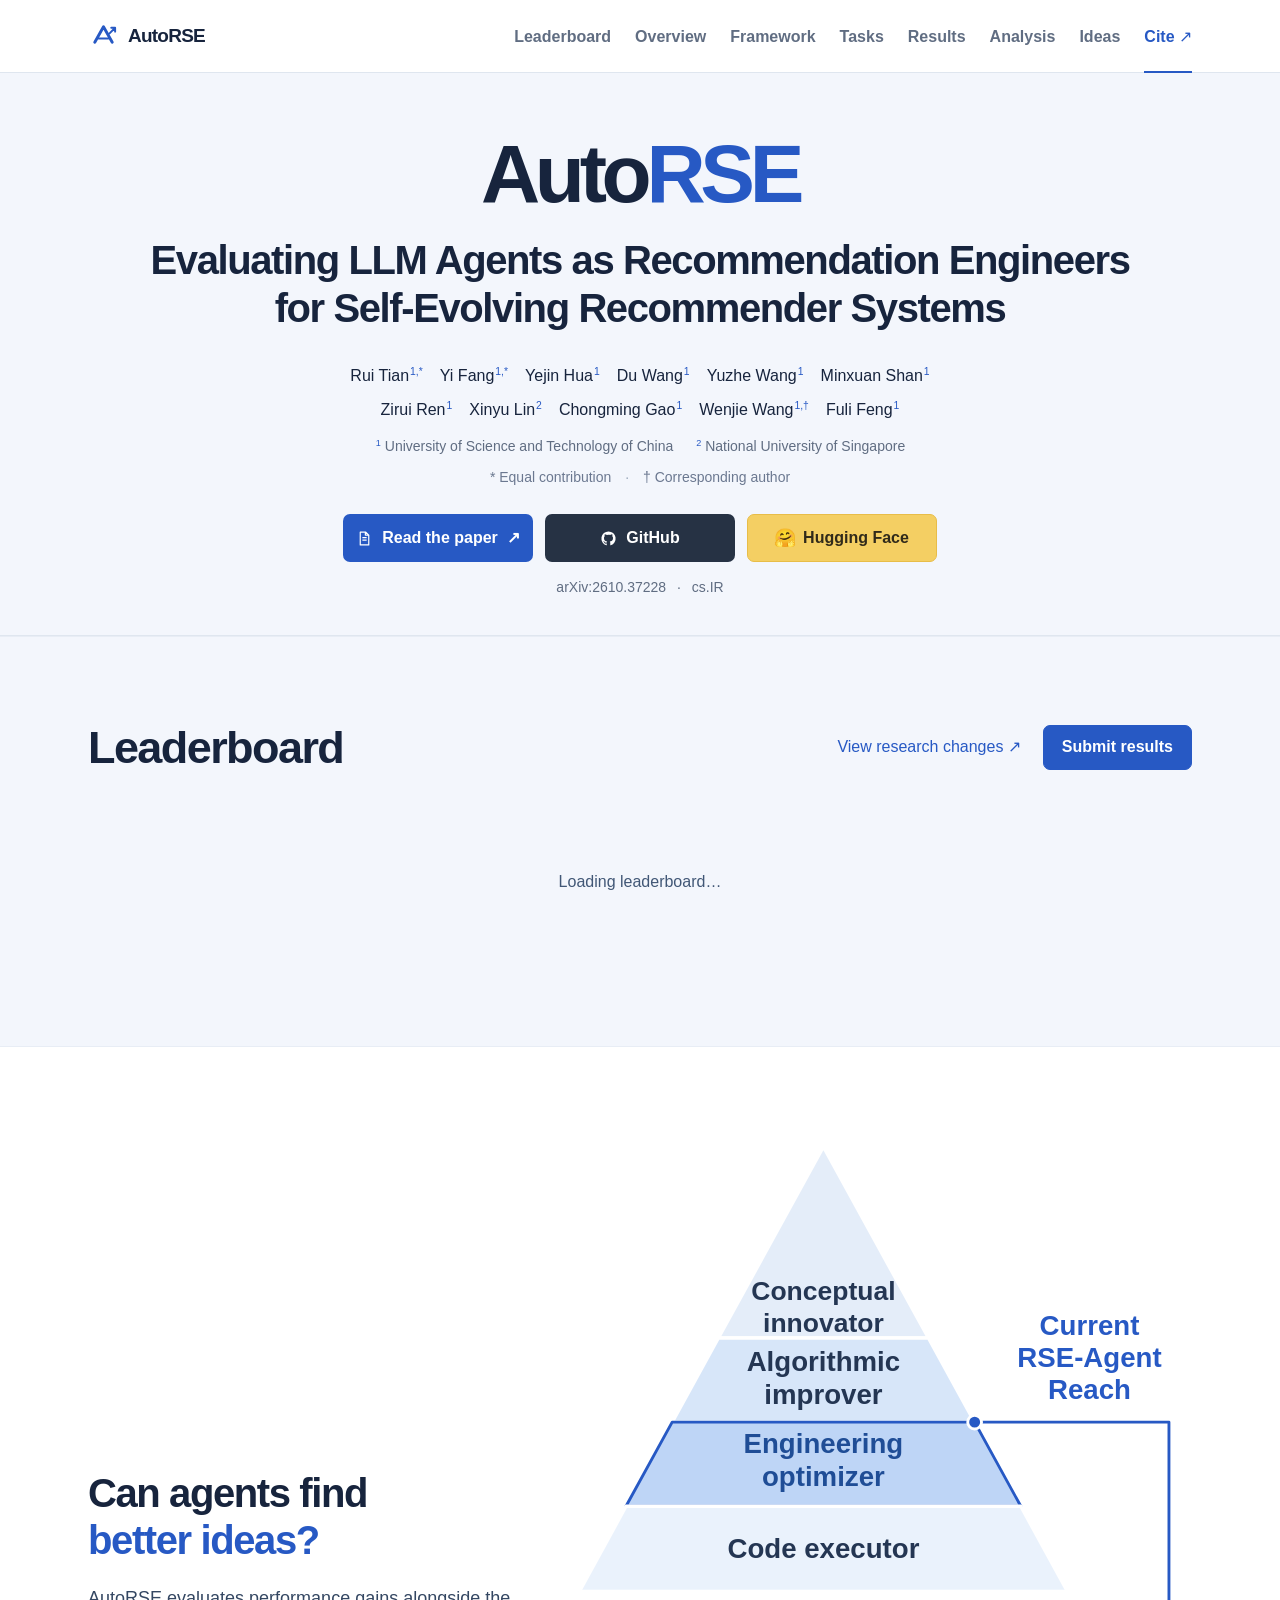
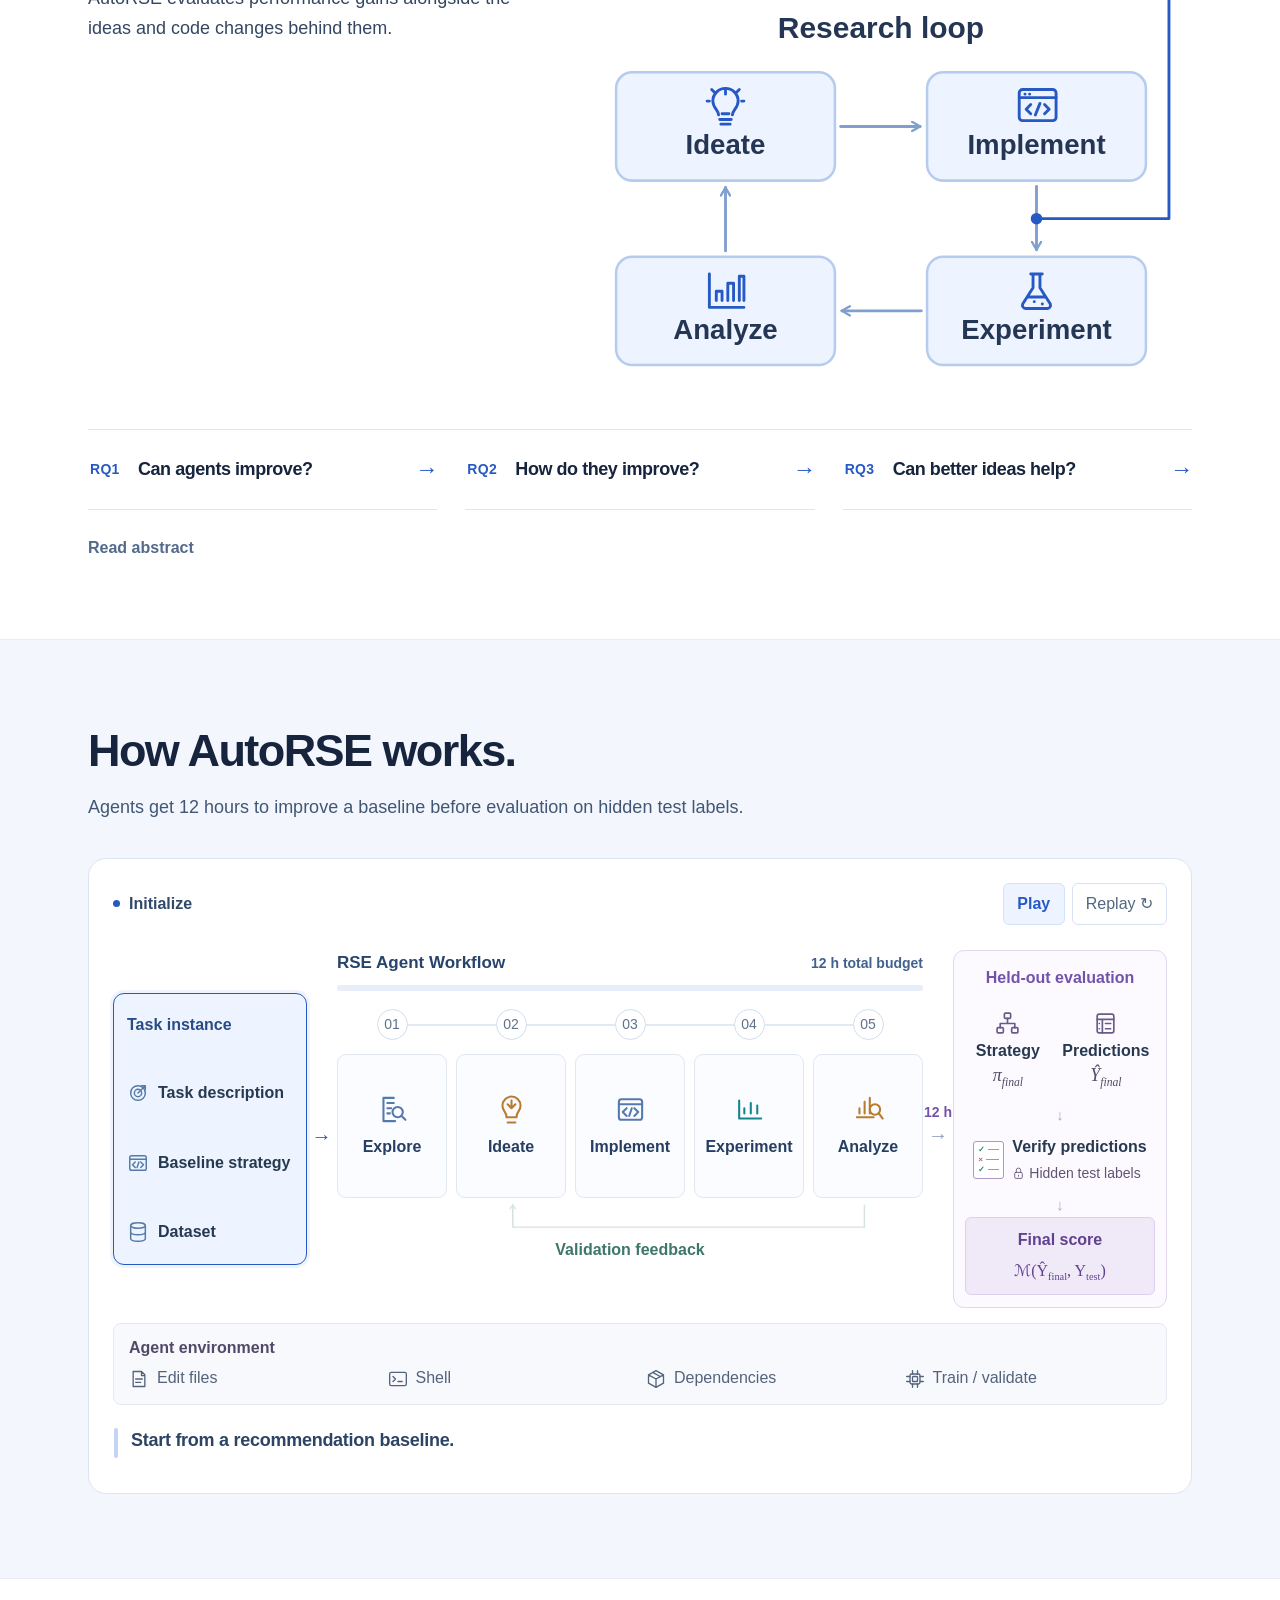
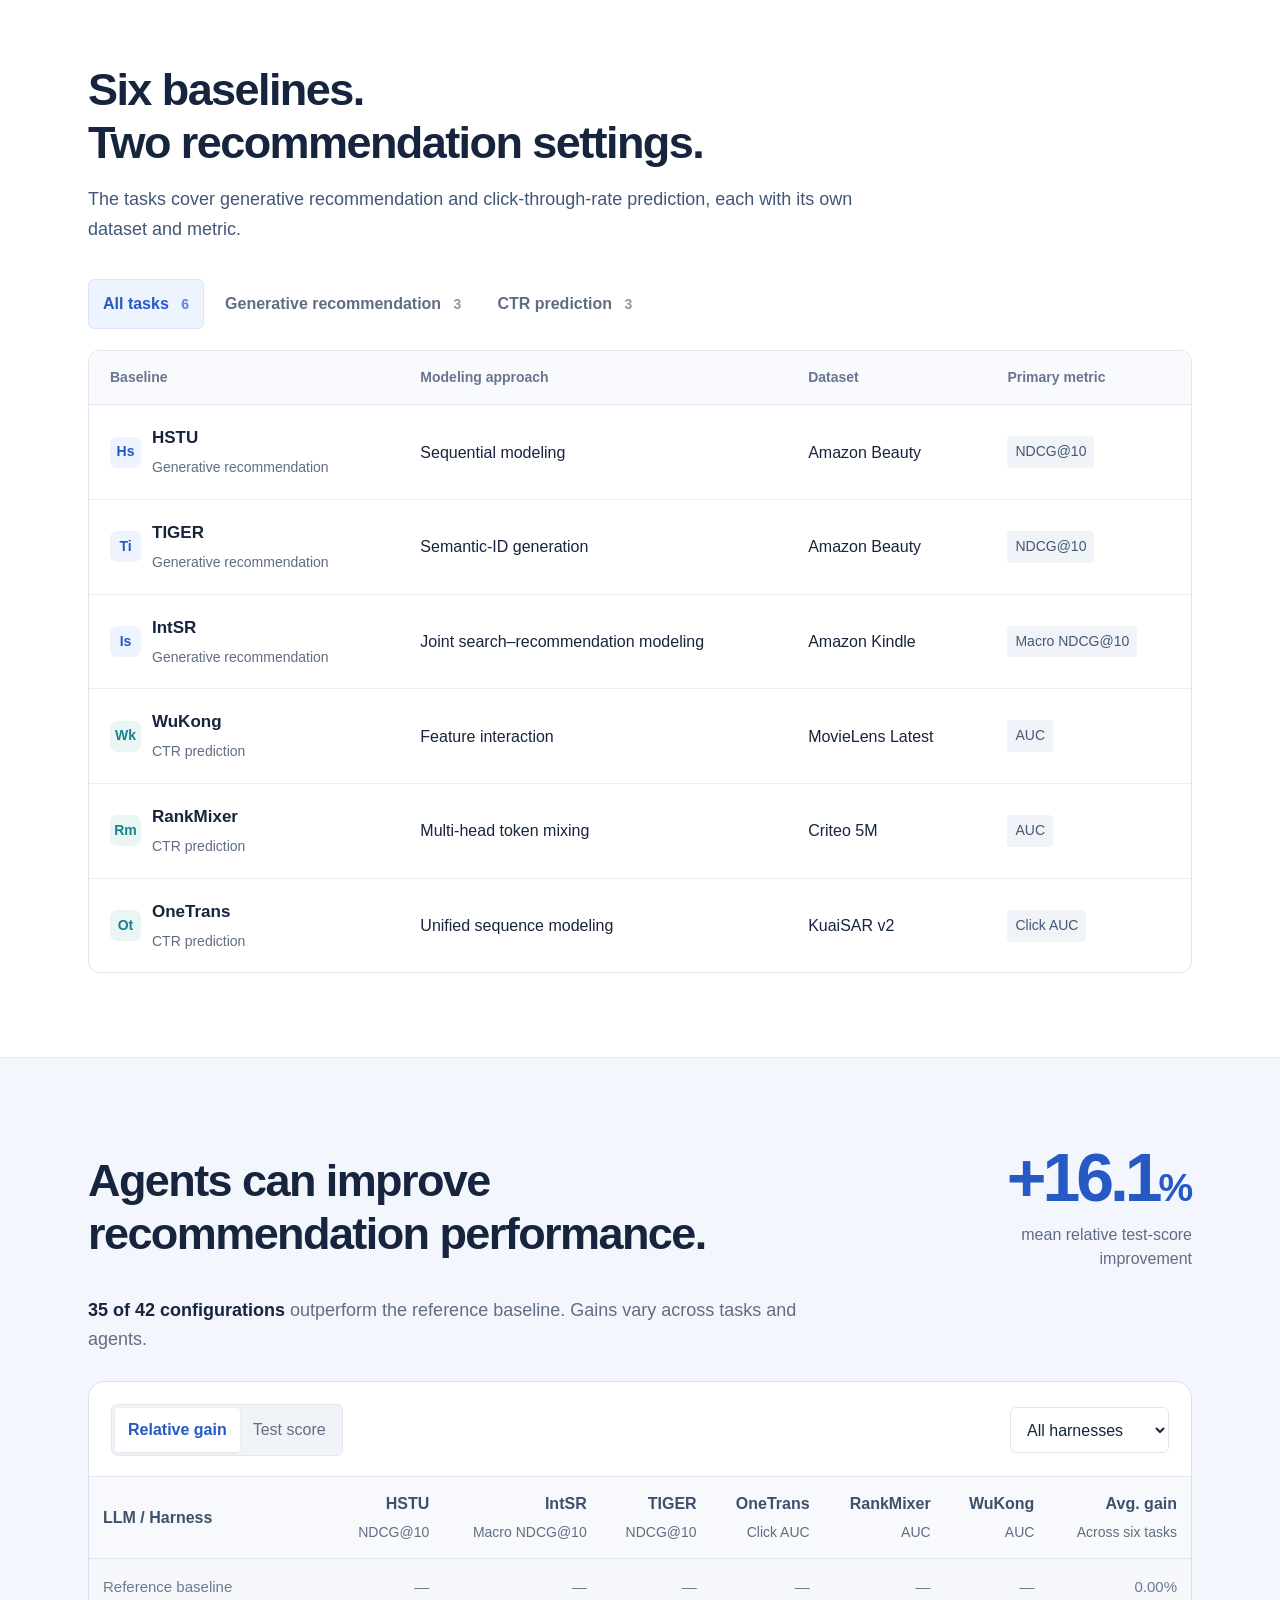
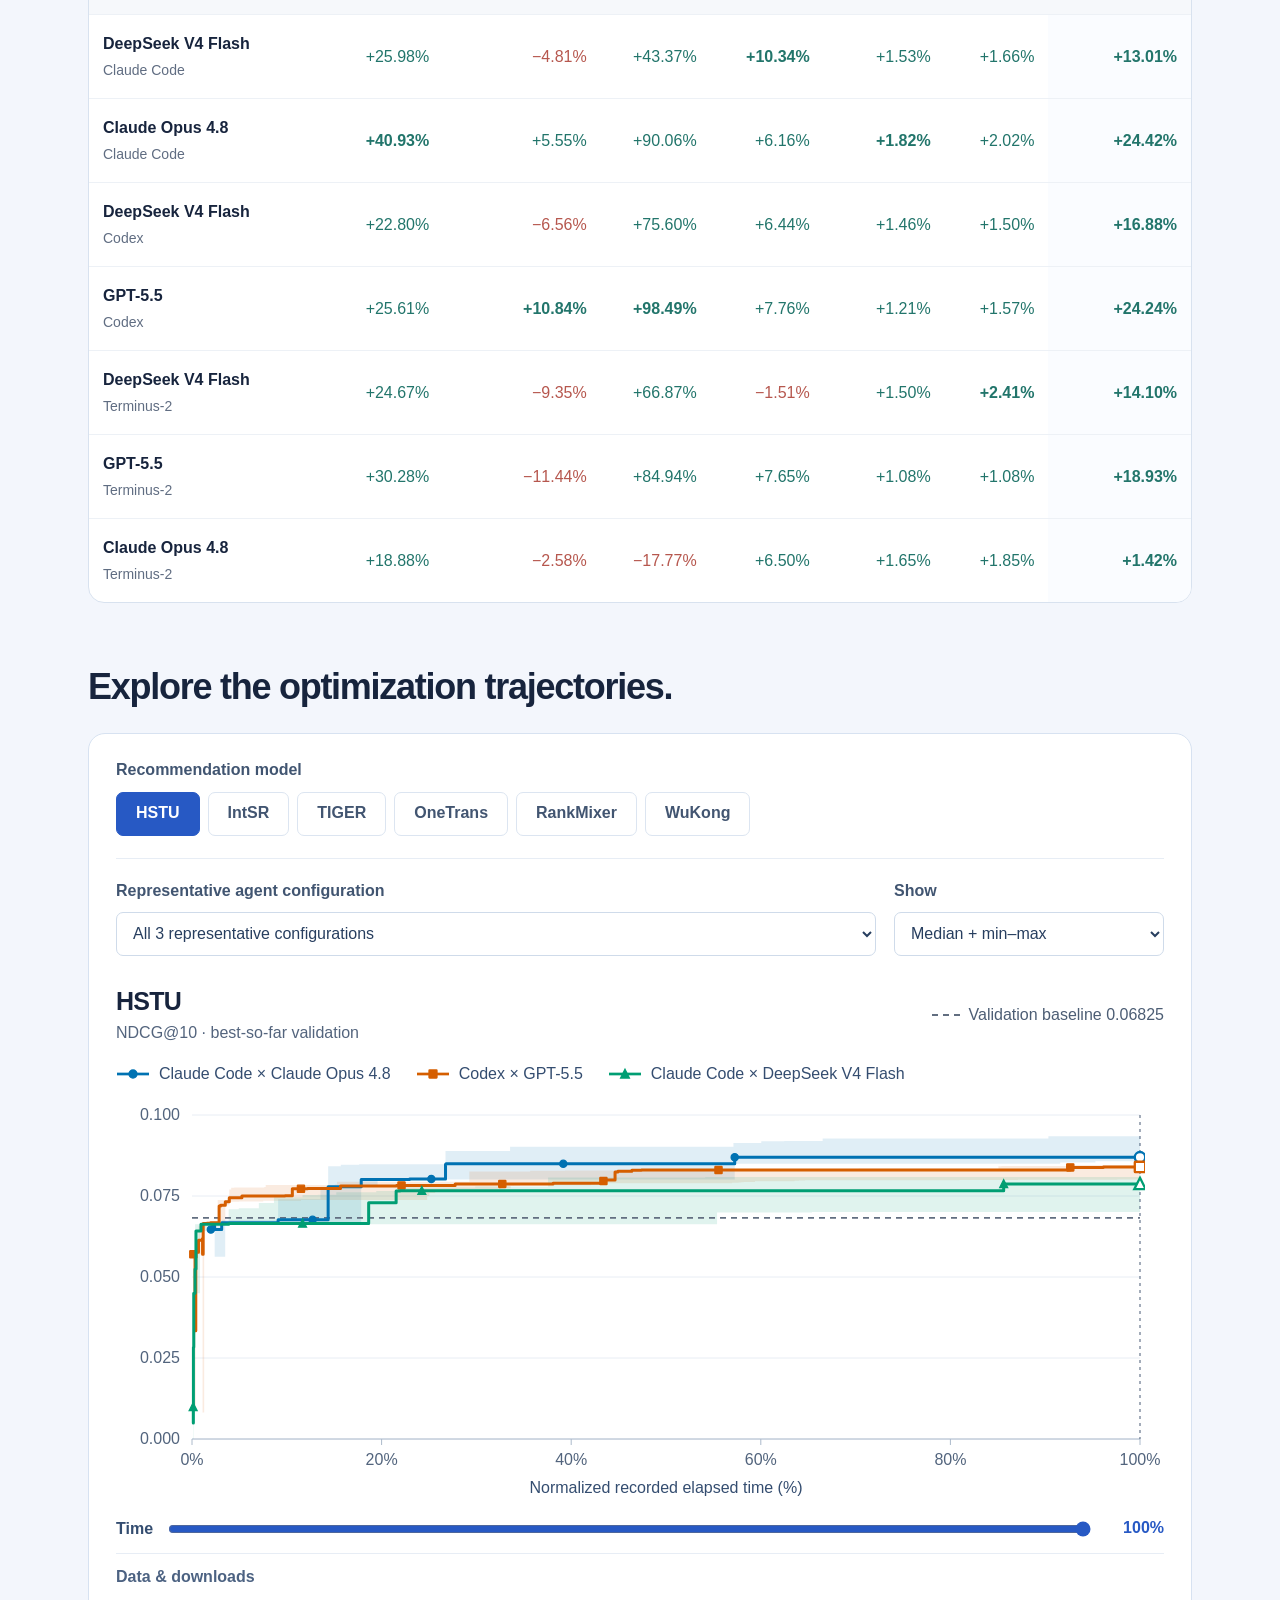
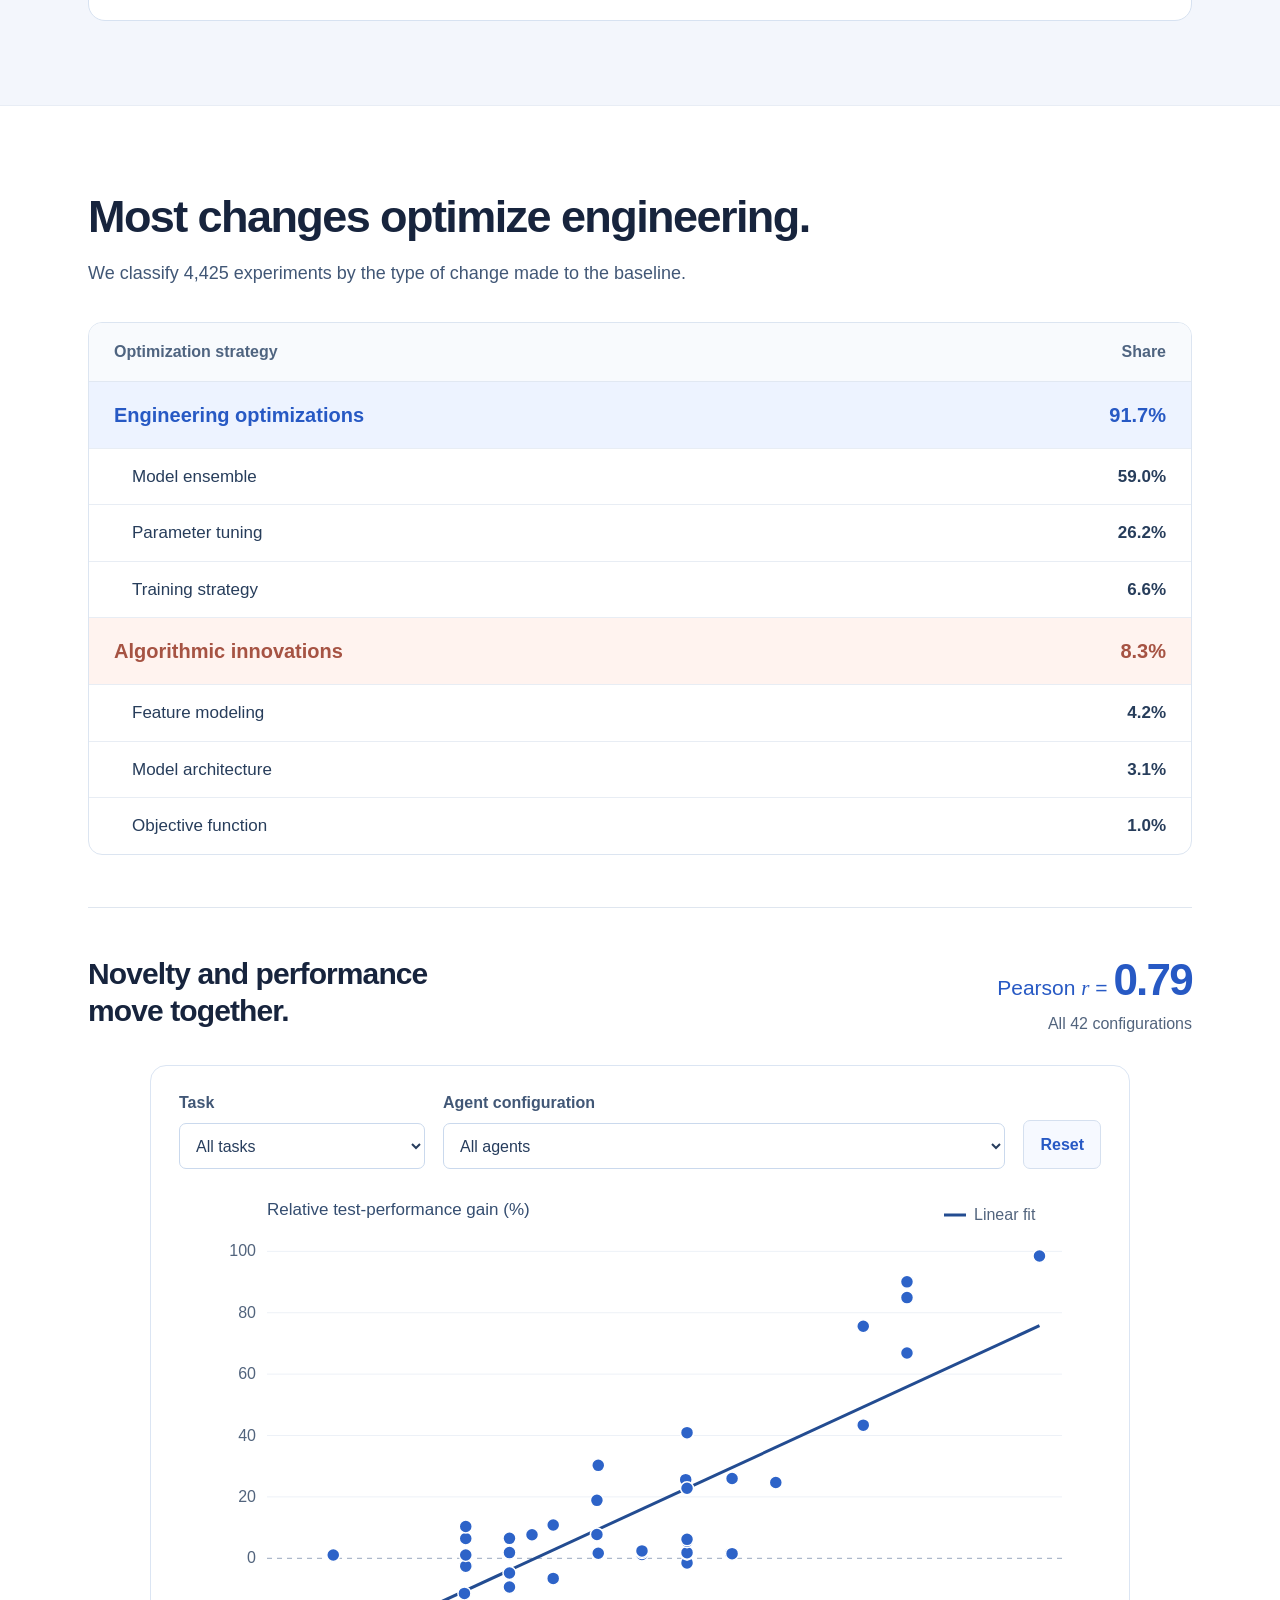
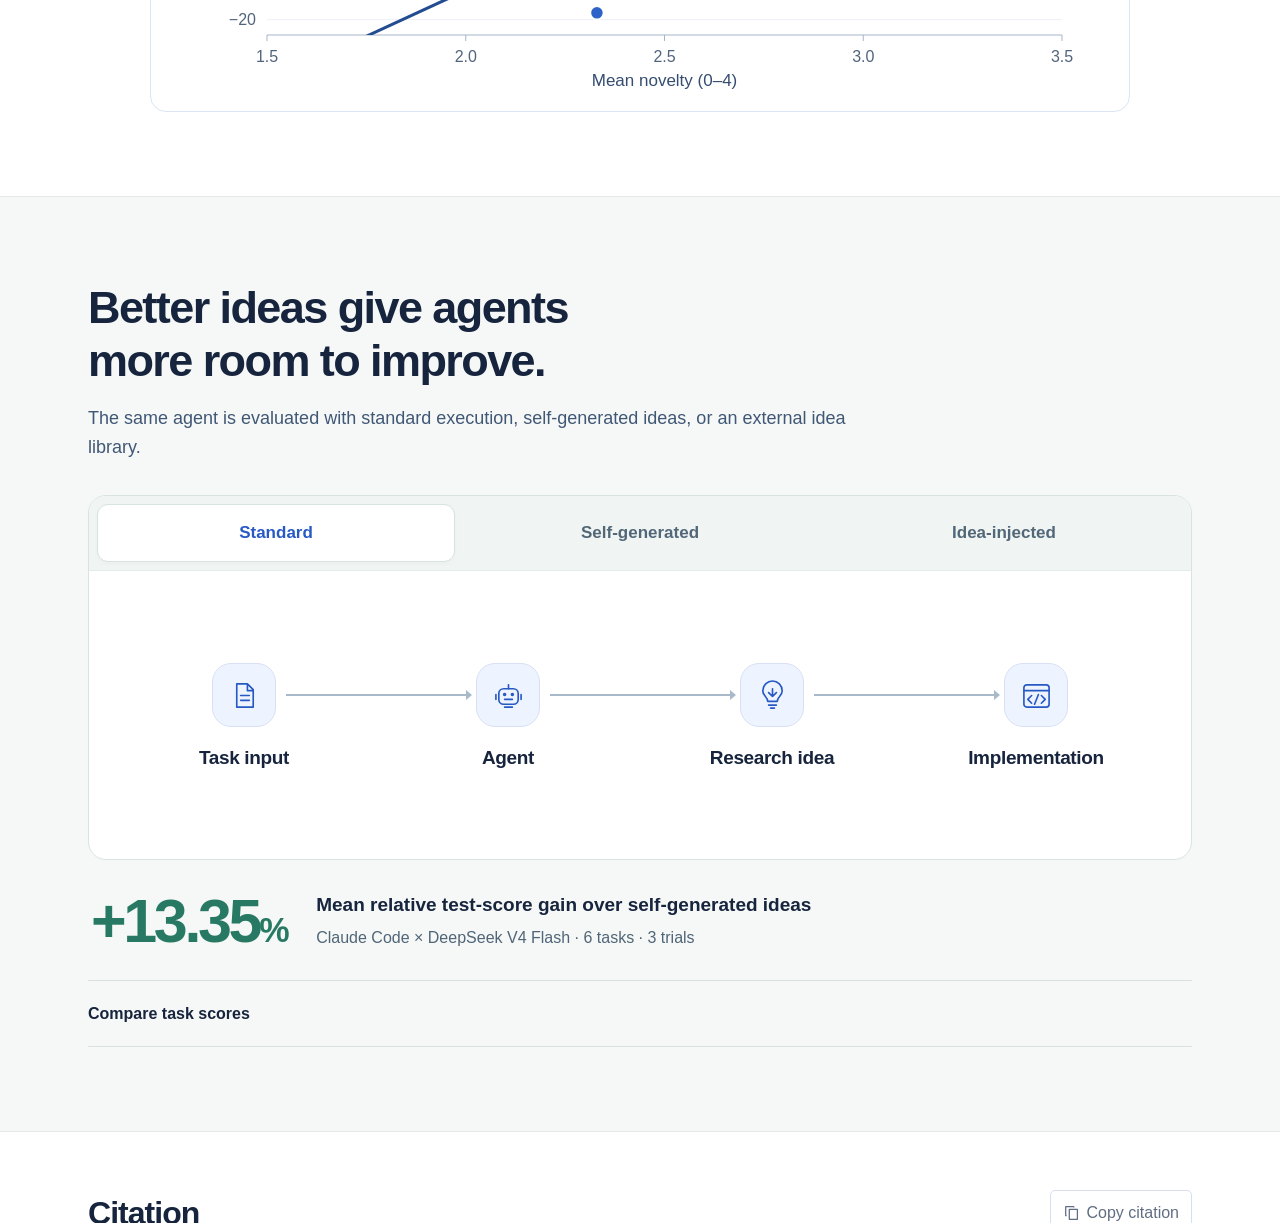
<file: index.html>
<!doctype html>
<html lang="en">
<head>
  <meta charset="utf-8">
  <meta name="viewport" content="width=device-width, initial-scale=1">
  <meta name="theme-color" content="#f3f6fc">
  <title>AutoRSE | Evaluating LLM Agents as Recommendation Engineers</title>
  <meta name="description" content="AutoRSE is an evaluation framework for LLM agents that autonomously improve recommender systems: six tasks, a 12-hour protocol, and trajectory-level analysis.">
  <meta property="og:type" content="website">
  <meta property="og:title" content="AutoRSE: Evaluating LLM Agents as Recommendation Engineers">
  <meta property="og:description" content="Can LLM agents improve recommender systems? Explore the framework, results, and the role of better ideas.">
  <meta property="og:image" content="https://ray-tiann.github.io/AutoRSE_WEB/assets/images/pyramid.png">
  <meta property="og:url" content="https://ray-tiann.github.io/AutoRSE_WEB/">
  <link rel="canonical" href="https://ray-tiann.github.io/AutoRSE_WEB/">
  <meta name="twitter:card" content="summary_large_image">
  <link rel="icon" href="assets/images/favicon.svg" type="image/svg+xml">
  <link rel="stylesheet" href="assets/css/styles.css?v=20261031-clean-controls">
  <link rel="stylesheet" href="assets/css/workflow-animation.css?v=20261030-readable-v3">
  <link rel="stylesheet" href="assets/css/trajectories.css?v=20261031-clean-controls">
  <link rel="stylesheet" href="assets/css/research-sections.css?v=20261030-readable-v3">
  <link rel="stylesheet" href="assets/css/novelty-scatter.css?v=20261031-scatter-hover">
  <link rel="stylesheet" href="assets/css/leaderboard.css?v=20261031-simple-board">
  <script src="assets/js/data.js?v=20261029" defer></script>
  <script src="assets/js/app.js?v=20261030-citation-v1" defer></script>
  <script src="assets/js/workflow-animation.js?v=20261029-readable-v1" defer></script>
  <script src="assets/js/trajectories.js?v=20261030-readable-v3" defer></script>
  <script src="assets/js/idea-modes.js?v=20261029-research-v1" defer></script>
  <script src="assets/js/novelty-scatter.js?v=20261031-scatter-hover" defer></script>
  <script src="assets/js/leaderboard.js?v=20261031-simple-board" defer></script>
</head>
<body>
  <a class="skip-link" href="#leaderboard">Skip to content</a>
  <header class="site-header">
    <nav class="nav-shell wrap" aria-label="Main navigation">
      <a class="brand" href="#top" aria-label="AutoRSE home"><svg class="brand-mark" viewBox="0 0 32 32" fill="none" aria-hidden="true"><path d="M7 23 16 7l9 16" stroke="currentColor" stroke-width="3" stroke-linecap="round" stroke-linejoin="round"/><path d="M11 19h10M24 8h4v4M28 8l-6 6" stroke="currentColor" stroke-width="2" stroke-linecap="round" stroke-linejoin="round"/></svg><span>AutoRSE</span></a>
      <button class="menu-toggle" aria-label="Open navigation" aria-controls="nav-links" aria-expanded="false"><svg viewBox="0 0 24 24" fill="none" aria-hidden="true"><path d="M4 7h16M4 12h16M4 17h16" stroke="currentColor" stroke-width="1.7" stroke-linecap="round"/></svg></button>
      <div class="nav-links" id="nav-links"><a href="#leaderboard">Leaderboard</a><a href="#overview">Overview</a><a href="#framework">Framework</a><a href="#tasks">Tasks</a><a href="#results">Results</a><a href="#analysis">Analysis</a><a href="#ideas">Ideas</a><a href="#citation">Cite <span aria-hidden="true">↗</span></a></div>
    </nav>
  </header>

  <main id="top">
    <section class="hero" aria-labelledby="paper-title">
      <div class="wrap hero-inner">
        
        <h1 id="paper-title"><span class="project-name">Auto<span>RSE</span></span><span class="paper-heading">Evaluating LLM Agents as Recommendation Engineers<br class="paper-title-break"> for Self-Evolving Recommender Systems</span></h1>
        <div class="authors" aria-label="Paper authors"><div class="authors-row"><span>Rui Tian<sup>1,*</sup></span><span>Yi Fang<sup>1,*</sup></span><span>Yejin Hua<sup>1</sup></span><span>Du Wang<sup>1</sup></span><span>Yuzhe Wang<sup>1</sup></span><span>Minxuan Shan<sup>1</sup></span></div><div class="authors-row"><span>Zirui Ren<sup>1</sup></span><span>Xinyu Lin<sup>2</sup></span><span>Chongming Gao<sup>1</sup></span><span>Wenjie Wang<sup>1,†</sup></span><span>Fuli Feng<sup>1</sup></span></div></div>
        <p class="affiliations"><span><sup>1</sup> University of Science and Technology of China</span><span><sup>2</sup> National University of Singapore</span></p>
        <p class="author-notes">* Equal contribution <span>·</span> † Corresponding author</p>
        <div class="hero-actions"><a class="button paper-button" href="https://arxiv.org/abs/2610.37228" target="_blank" rel="noopener noreferrer"><svg viewBox="0 0 20 20" fill="none" aria-hidden="true"><path d="M5 2.5h6.5L15 6v11.5H5zM11 2.5V6h4M7.5 9h5M7.5 12h5" stroke="currentColor" stroke-width="1.4" stroke-linejoin="round"/></svg> Read the paper <span aria-hidden="true">↗</span></a><a class="button github-button" href="https://github.com/Ray-Tiann/AutoRSE" target="_blank" rel="noopener noreferrer"><svg viewBox="0 0 24 24" fill="currentColor" aria-hidden="true"><path d="M12 2a10 10 0 0 0-3.16 19.49c.5.09.68-.22.68-.48v-1.86c-2.78.61-3.37-1.18-3.37-1.18-.45-1.16-1.11-1.47-1.11-1.47-.91-.62.07-.61.07-.61 1 .07 1.53 1.03 1.53 1.03.89 1.53 2.34 1.09 2.91.83.09-.65.35-1.09.64-1.34-2.22-.25-4.56-1.11-4.56-4.94 0-1.09.39-1.99 1.03-2.69-.1-.25-.45-1.27.1-2.65 0 0 .84-.27 2.75 1.03A9.6 9.6 0 0 1 12 6.82c.85 0 1.71.11 2.51.34 1.91-1.3 2.75-1.03 2.75-1.03.55 1.38.2 2.4.1 2.65.64.7 1.03 1.6 1.03 2.69 0 3.84-2.34 4.69-4.57 4.94.36.31.68.92.68 1.85v2.75c0 .27.18.58.69.48A10 10 0 0 0 12 2Z"/></svg> GitHub</a><a class="button huggingface-button" role="link" aria-disabled="true" title="Hugging Face leaderboard coming soon"><span class="huggingface-icon" aria-hidden="true">🤗</span> Hugging Face</a></div>
        <a class="arxiv-note" href="https://arxiv.org/abs/2610.37228" target="_blank" rel="noopener noreferrer">arXiv:2610.37228 <span>·</span> cs.IR</a>
      </div>
    </section>

    <section class="section leaderboard-section" id="leaderboard" aria-labelledby="leaderboard-title">
      <div class="wrap">
        <div class="leaderboard-heading">
          <h2 id="leaderboard-title">Leaderboard</h2>
          <div class="lb-heading-actions"><a class="lb-changes" href="https://ray0311-autorse-leaderboard.static.hf.space/changes.html" target="_blank" rel="noopener noreferrer">View research changes ↗</a><a class="lb-submit" href="https://huggingface.co/spaces/Ray0311/AutoRSE-Evaluator" target="_blank" rel="noopener noreferrer">Submit results</a></div>
        </div>
        <div class="lb-panel">
          <div class="lb-embed" data-lb-embed><p class="lb-load-status" data-lb-load-status role="status">Loading leaderboard…</p></div>
        </div>
      </div>
    </section>

    <section class="section wrap overview-section" id="overview" aria-labelledby="overview-title">
      <div class="overview-grid">
        <div class="overview-copy">
          
          <h2 id="overview-title">Can agents find<br> <em>better ideas?</em></h2>
          <p class="lead">AutoRSE evaluates performance gains alongside the ideas and code changes behind them.</p>
        </div>
        <figure class="overview-figure">
          <button class="figure-zoom" data-zoom="assets/images/capability-spectrum.svg?v=20261030-unified-v1" data-caption="The highlighted engineering optimizer tier marks the main operating level of current RSE-Agents. Capability levels are a conceptual illustration rather than a measured scale." aria-label="Enlarge recommendation-engineering capability diagram"><picture><source media="(max-width: 560px)" srcset="assets/images/capability-spectrum-mobile.svg?v=20261030-unified-v1"><img src="assets/images/capability-spectrum.svg?v=20261030-unified-v1" width="960" height="425" alt="A four-level capability pyramid from code execution to conceptual innovation, alongside the iterative ideate, implement, experiment, and analyze loop. The engineering optimizer tier is highlighted and explicitly marked Current RSE-Agent Reach, showing where current agents mainly operate." fetchpriority="high"></picture></button>
        </figure>
      </div>
      <ol class="research-questions" aria-label="Research questions">
        <li><a href="#results"><span class="question-number">RQ1</span><h3>Can agents improve?</h3><span class="rq-arrow" aria-hidden="true">→</span></a></li>
        <li><a href="#analysis"><span class="question-number">RQ2</span><h3>How do they improve?</h3><span class="rq-arrow" aria-hidden="true">→</span></a></li>
        <li><a href="#ideas"><span class="question-number">RQ3</span><h3>Can better ideas help?</h3><span class="rq-arrow" aria-hidden="true">→</span></a></li>
      </ol>
      <details class="abstract"><summary>Read abstract</summary><div class="abstract-body" id="abstract-text"></div></details>
    </section>

    <section class="section section-tint" id="framework" aria-labelledby="framework-title"><div class="wrap">
      <div class="section-heading section-heading-copy"><h2 id="framework-title">How AutoRSE works.</h2><p class="section-explanation">Agents get 12 hours to improve a baseline before evaluation on hidden test labels.</p></div>
      <div class="wf-demo" id="workflow-animation" role="region" data-phase="initialize" data-stage="initialize" aria-label="Animated AutoRSE evaluation protocol" aria-describedby="wf-animation-note" title="Illustrative protocol animation; time is compressed.">
        <svg class="wf-icon-defs" xmlns="http://www.w3.org/2000/svg" aria-hidden="true"><symbol id="wf-icon-brief" viewBox="0 0 24 24"><circle cx="12" cy="12" r="8"/><circle cx="12" cy="12" r="4"/><path d="m12 12 8-8m-4 0h4v4"/></symbol><symbol id="wf-icon-code" viewBox="0 0 24 24"><rect x="3" y="4" width="18" height="16" rx="2"/><path d="M3 8h18m-12 3-3 3 3 3m6-6 3 3-3 3m-2-6-2 6"/></symbol><symbol id="wf-icon-data" viewBox="0 0 24 24"><ellipse cx="12" cy="5" rx="8" ry="3"/><path d="M4 5v14c0 4 16 4 16 0V5M4 12c0 4 16 4 16 0"/></symbol><symbol id="wf-icon-explore" viewBox="0 0 24 24"><path d="M13 3H5v18h9M8 7h5M8 11h3M8 15h2"/><circle cx="16" cy="14" r="4"/><path d="m19 17 3 3"/></symbol><symbol id="wf-icon-idea" viewBox="0 0 24 24"><path d="M8 17c0-3-3-4-3-8a7 7 0 0 1 14 0c0 4-3 5-3 8M8 18h8M9 22h6M12 5v5m-3-2 3 3 3-3"/></symbol><symbol id="wf-icon-experiment" viewBox="0 0 24 24"><path d="M4 19V5m0 14h17M8 15v-4m5 4V7m5 8v-6"/></symbol><symbol id="wf-icon-analyze" viewBox="0 0 24 24"><path d="M3 18h13M5 15v-4m4 4V6m4 9V3"/><circle cx="17" cy="12" r="4"/><path d="m20 15 3 4"/></symbol><symbol id="wf-icon-strategy" viewBox="0 0 24 24"><rect x="9" y="2" width="6" height="5" rx="1"/><path d="M12 7v5m-7 0h14M5 12v4m14-4v4"/><rect x="2" y="16" width="6" height="5" rx="1"/><rect x="16" y="16" width="6" height="5" rx="1"/></symbol><symbol id="wf-icon-predictions" viewBox="0 0 24 24"><rect x="4" y="3" width="16" height="18" rx="2"/><path d="M4 8h16M9 8v13M12 12h5m-5 5h5M6 12h.1M6 17h.1"/></symbol><symbol id="wf-icon-lock" viewBox="0 0 24 24"><rect x="5" y="10" width="14" height="11" rx="2"/><path d="M8 10V6a4 4 0 0 1 8 0v4m-4 5v2"/></symbol><symbol id="wf-icon-file" viewBox="0 0 24 24"><path d="M5 3h10l4 4v14H5ZM15 3v5h4M8 12h8m-8 4h6"/></symbol><symbol id="wf-icon-shell" viewBox="0 0 24 24"><rect x="2" y="4" width="20" height="16" rx="2"/><path d="m6 9 3 3-3 3m6 0h5"/></symbol><symbol id="wf-icon-package" viewBox="0 0 24 24"><path d="m12 2 9 5v10l-9 5-9-5V7Zm-9 5 9 5 9-5M12 12v10M8 4l9 5"/></symbol><symbol id="wf-icon-chip" viewBox="0 0 24 24"><rect x="6" y="6" width="12" height="12" rx="2"/><rect x="9" y="9" width="6" height="6" rx="1"/><path d="M9 2v4m6-4v4M9 18v4m6-4v4M2 9h4m-4 6h4m12-6h4m-4 6h4"/></symbol></svg>
        <div class="wf-toolbar">
          <div class="wf-playback-label"><span class="wf-status-dot" aria-hidden="true"></span><span id="wf-status">Initialize the task</span><span id="wf-step-count">01 / 15</span></div>
          <div class="wf-controls"><button id="wf-toggle" type="button">Play</button><button id="wf-replay" type="button">Replay <span aria-hidden="true">↻</span></button></div>
        </div>
        <div class="wf-canvas">
          <button class="wf-input wf-node is-active" data-wf-stage="initialize" aria-pressed="true">
            <span class="wf-panel-label">Task instance</span>
            <span class="wf-input-item"><svg class="wf-icon" viewBox="0 0 24 24" fill="none" stroke="currentColor" stroke-width="1.6" stroke-linecap="round" stroke-linejoin="round" aria-hidden="true"><use href="#wf-icon-brief"/></svg><span>Task description</span></span>
            <span class="wf-input-item"><svg class="wf-icon" viewBox="0 0 24 24" fill="none" stroke="currentColor" stroke-width="1.6" stroke-linecap="round" stroke-linejoin="round" aria-hidden="true"><use href="#wf-icon-code"/></svg><span>Baseline strategy</span></span>
            <span class="wf-input-item"><svg class="wf-icon" viewBox="0 0 24 24" fill="none" stroke="currentColor" stroke-width="1.6" stroke-linecap="round" stroke-linejoin="round" aria-hidden="true"><use href="#wf-icon-data"/></svg><span>Dataset</span></span>
            <span class="wf-initialize-arrow" aria-hidden="true">→</span>
          </button>
          <div class="wf-research">
            <div class="wf-budget"><div><strong>RSE Agent Workflow</strong><span id="wf-budget-state">12 h total budget</span></div><div id="wf-progress" role="progressbar" aria-label="Illustrative research budget progress" aria-valuemin="0" aria-valuemax="100" aria-valuenow="0" style="--progress:0"><span></span></div></div>
            <div class="wf-stage-track" role="group" aria-label="Select a research stage"><span class="wf-flow-token" aria-hidden="true"></span><button class="wf-stage" data-wf-stage="explore" aria-pressed="false"><span class="wf-stage-number">01</span><span class="wf-stage-body"><svg class="wf-icon" viewBox="0 0 24 24" fill="none" stroke="currentColor" stroke-width="1.6" stroke-linecap="round" stroke-linejoin="round" aria-hidden="true"><use href="#wf-icon-explore"/></svg><strong>Explore</strong></span></button><button class="wf-stage" data-wf-stage="ideate" aria-pressed="false"><span class="wf-stage-number">02</span><span class="wf-stage-body"><svg class="wf-icon" viewBox="0 0 24 24" fill="none" stroke="currentColor" stroke-width="1.6" stroke-linecap="round" stroke-linejoin="round" aria-hidden="true"><use href="#wf-icon-idea"/></svg><strong>Ideate</strong></span></button><button class="wf-stage" data-wf-stage="implement" aria-pressed="false"><span class="wf-stage-number">03</span><span class="wf-stage-body"><svg class="wf-icon" viewBox="0 0 24 24" fill="none" stroke="currentColor" stroke-width="1.6" stroke-linecap="round" stroke-linejoin="round" aria-hidden="true"><use href="#wf-icon-code"/></svg><strong>Implement</strong></span></button><button class="wf-stage" data-wf-stage="experiment" aria-pressed="false"><span class="wf-stage-number">04</span><span class="wf-stage-body"><svg class="wf-icon" viewBox="0 0 24 24" fill="none" stroke="currentColor" stroke-width="1.6" stroke-linecap="round" stroke-linejoin="round" aria-hidden="true"><use href="#wf-icon-experiment"/></svg><strong>Experiment</strong></span></button><button class="wf-stage" data-wf-stage="analyze" aria-pressed="false"><span class="wf-stage-number">05</span><span class="wf-stage-body"><svg class="wf-icon" viewBox="0 0 24 24" fill="none" stroke="currentColor" stroke-width="1.6" stroke-linecap="round" stroke-linejoin="round" aria-hidden="true"><use href="#wf-icon-analyze"/></svg><strong>Analyze</strong></span></button></div>
            <div class="wf-feedback" aria-hidden="true"><svg viewBox="0 0 600 52" preserveAspectRatio="none"><defs><marker id="wf-feedback-arrow" viewBox="0 0 10 10" refX="8" refY="5" markerWidth="5" markerHeight="5" orient="auto"><path d="m1 1 7 4-7 4" fill="none" stroke="context-stroke" stroke-width="1.7"/></marker></defs><path class="wf-feedback-base" d="M540 1V28H180V1" marker-end="url(#wf-feedback-arrow)"/><path class="wf-feedback-trace" d="M540 1V28H180V1"/></svg><span>Validation feedback</span></div>
          </div>
          <div class="wf-evaluation">
            <span class="wf-submit-arrow" aria-hidden="true"><span>12 h</span>→</span>
            <span class="wf-panel-label">Held-out evaluation</span>
            <button class="wf-artifacts wf-node" data-wf-stage="submit" aria-pressed="false"><span class="wf-artifact"><svg class="wf-icon" viewBox="0 0 24 24" fill="none" stroke="currentColor" stroke-width="1.6" stroke-linecap="round" stroke-linejoin="round" aria-hidden="true"><use href="#wf-icon-strategy"/></svg><strong>Strategy</strong><span>π<sub>final</sub></span></span><span class="wf-artifact"><svg class="wf-icon" viewBox="0 0 24 24" fill="none" stroke="currentColor" stroke-width="1.6" stroke-linecap="round" stroke-linejoin="round" aria-hidden="true"><use href="#wf-icon-predictions"/></svg><strong>Predictions</strong><span>Ŷ<sub>final</sub></span></span></button>
            <span class="wf-eval-arrow" aria-hidden="true">↓</span>
            <button class="wf-verify wf-node" data-wf-stage="verify" aria-pressed="false"><span class="wf-checklist" aria-hidden="true"><i>✓<span></span></i><i>×<span></span></i><i>✓<span></span></i></span><span><strong>Verify predictions</strong><small><svg class="wf-icon" viewBox="0 0 24 24" fill="none" stroke="currentColor" stroke-width="1.6" stroke-linecap="round" stroke-linejoin="round" aria-hidden="true"><use href="#wf-icon-lock"/></svg> Hidden test labels</small></span></button>
            <span class="wf-eval-arrow" aria-hidden="true">↓</span>
            <button class="wf-score wf-node" data-wf-stage="score" aria-pressed="false"><strong>Final score</strong><span>ℳ(Ŷ<sub>final</sub>, Y<sub>test</sub>)</span></button>
          </div>
        </div>
        <div class="wf-environment"><span class="wf-environment-label">Agent environment</span><div><span class="wf-tool" data-tool="files"><svg class="wf-icon" viewBox="0 0 24 24" fill="none" stroke="currentColor" stroke-width="1.6" stroke-linecap="round" stroke-linejoin="round" aria-hidden="true"><use href="#wf-icon-file"/></svg><span>Edit files</span></span><span class="wf-tool" data-tool="shell"><svg class="wf-icon" viewBox="0 0 24 24" fill="none" stroke="currentColor" stroke-width="1.6" stroke-linecap="round" stroke-linejoin="round" aria-hidden="true"><use href="#wf-icon-shell"/></svg><span>Shell</span></span><span class="wf-tool" data-tool="dependencies"><svg class="wf-icon" viewBox="0 0 24 24" fill="none" stroke="currentColor" stroke-width="1.6" stroke-linecap="round" stroke-linejoin="round" aria-hidden="true"><use href="#wf-icon-package"/></svg><span>Dependencies</span></span><span class="wf-tool" data-tool="training"><svg class="wf-icon" viewBox="0 0 24 24" fill="none" stroke="currentColor" stroke-width="1.6" stroke-linecap="round" stroke-linejoin="round" aria-hidden="true"><use href="#wf-icon-chip"/></svg><span>Train / validate</span></span></div></div>
        <div class="wf-detail" aria-atomic="true"><span class="wf-detail-marker" aria-hidden="true"></span><div><h3 id="wf-detail-title">Start from a recommendation baseline.</h3></div></div>
        <p class="sr-only" id="wf-animation-note">Illustrative protocol animation; time is compressed.</p>
        <span class="sr-only" id="wf-announcement" aria-live="polite"></span>
      </div>
    </div></section>

    <section class="section wrap" id="tasks" aria-labelledby="tasks-title">
      <div class="section-heading section-heading-copy"><h2 id="tasks-title">Six baselines.<br>Two recommendation settings.</h2><p class="section-explanation">The tasks cover generative recommendation and click-through-rate prediction, each with its own dataset and metric.</p></div>
      <div class="task-controls" role="group" aria-label="Filter recommendation tasks"><button class="filter active" data-task-filter="all" aria-pressed="true">All tasks <span>6</span></button><button class="filter" data-task-filter="Generative recommendation" aria-pressed="false">Generative recommendation <span>3</span></button><button class="filter" data-task-filter="CTR prediction" aria-pressed="false">CTR prediction <span>3</span></button></div>
      <div class="task-table-wrap" tabindex="0" role="region" aria-label="Scrollable recommendation task table"><table class="task-table"><caption class="sr-only">Recommendation tasks, modeling approaches, datasets, and evaluation metrics in AutoRSE</caption><thead><tr><th scope="col">Baseline</th><th scope="col">Modeling approach</th><th scope="col">Dataset</th><th scope="col">Primary metric</th></tr></thead><tbody id="task-rows"></tbody></table></div><p class="sr-only" id="task-count" aria-live="polite">Showing all 6 tasks.</p>
    </section>

    <section class="section section-tint" id="results" aria-labelledby="results-title"><div class="wrap">
      
      <div class="results-lead"><h2 id="results-title">Agents can improve<br>recommendation performance.</h2><div class="headline-stat"><strong>+16.1<span>%</span></strong><p>mean relative test-score improvement</p></div></div>
      <p class="results-description"><strong>35 of 42 configurations</strong> outperform the reference baseline. Gains vary across tasks and agents.</p>
      <div class="results-panel"><div class="results-toolbar"><div class="result-controls"><div class="segmented" role="group" aria-label="Result value type"><button class="active" data-result-mode="gain" aria-pressed="true">Relative gain</button><button data-result-mode="score" aria-pressed="false">Test score</button></div><label class="sr-only" for="harness-filter">Filter by harness</label><select id="harness-filter"><option value="all">All harnesses</option><option>Claude Code</option><option>Codex</option><option>Terminus-2</option></select></div></div><div class="table-scroll" tabindex="0" role="region" aria-label="Scrollable performance results"><table class="results-table" aria-describedby="results-note"><caption class="sr-only">Main test results from Table 1 of the paper</caption><thead id="results-head"></thead><tbody id="results-body"></tbody></table></div><p class="sr-only" id="results-note" aria-live="polite">Relative change from each task’s baseline. Negative values are shown explicitly. Average gain is the unweighted mean across six tasks.</p></div>
<div class="trajectory-explorer" id="trajectories" data-src="assets/data/trajectories.json?v=20261029-trajectories-v1" aria-labelledby="trajectories-heading">
  <div class="te-heading">
    <div>
      <h3 id="trajectories-heading">Explore the optimization trajectories.</h3>
    </div>
  </div>
  <div class="te-panel">
    <fieldset class="te-model-field">
      <legend>Recommendation model</legend>
      <div class="te-models" data-te-models role="group" aria-label="Recommendation model"></div>
    </fieldset>
    <div class="te-controls">
      <label class="te-select-field" for="te-agent">
        <span class="te-field-label">Representative agent configuration</span>
        <select id="te-agent" data-te-agent disabled><option>Loading configurations…</option></select>
      </label>
      <label class="te-select-field" for="te-view">
        <span class="te-field-label">Show</span>
        <select id="te-view" data-te-view disabled>
          <option value="summary">Median + min–max</option>
          <option value="trials">Individual trials</option>
        </select>
      </label>
    </div>
    <p class="te-loading" data-te-loading>Loading the source trajectories…</p>
    <div class="te-plot-heading">
      <div><h4 data-te-title>HSTU</h4><p class="te-plot-subtitle" data-te-subtitle></p></div>
      <p class="te-baseline-key" data-te-baseline></p>
    </div>
    <div class="te-chart" data-te-chart></div>
    <div class="te-inspector">
      <p class="sr-only" id="te-time-help">Hover or tap the chart, or use the arrow keys on this slider to inspect validation scores. Expand Data &amp; downloads for the numeric table.</p>
      <div class="te-time-control">
        <label for="te-time">Time</label>
        <input id="te-time" data-te-time aria-describedby="te-time-help" type="range" min="0" max="100" step="0.1" value="100" disabled>
        <output for="te-time" data-te-time-label>100%</output>
      </div>
    </div>
    <details class="te-methods te-data-details">
      <summary>Data &amp; downloads</summary>
      <div class="te-data-body">
    <div class="te-values-wrap"><table class="te-values-table" data-te-values></table></div>
    <p class="te-coverage" data-te-coverage></p>
    <div class="te-footer">
      <nav class="te-data-links" aria-label="Download trajectory data">
        <a href="assets/data/trajectories.json" download>All data (JSON) ↓</a>
        <a href="assets/data/trajectories-observations.csv" download>Observations (CSV) ↓</a>
        <a href="assets/data/trajectories-summary.csv" download>Summaries (CSV) ↓</a>
      </nav>
      <a class="te-original-link" href="assets/images/trajectories.png" target="_blank" rel="noopener">Original paper figure ↗</a>
    </div>
      <div class="te-method-body">
        <p>53 included trials across 6 recommendation models and the 3 agent configurations in the source figure. Steps show the best confirmed validation score within each trial; the summary is the median and min–max of trials with an observation by that time. Missing starts stay empty. Trial counts can therefore change over time.</p>
        <p>Time is normalized within each recorded session, from its first to last recorded step. 100% is the end of that recording, not a shared 12-hour timestamp. Values are carried forward after the last observation, without smoothing. Source-flagged full-validation OOF/CV feedback is included.</p>
        <p>The dashed line here is the <strong>validation baseline</strong>; the original paper figure used test-score references. The trajectory values are unchanged. IntSR × Codex includes 2 trials because one run was excluded by the source audit. Downloads retain source run IDs and all recorded observations.</p>
      </div>
      </div>
    </details>
    <p class="sr-only" role="status" aria-live="polite" data-te-status></p>
  </div>
</div>

<noscript><figure class="figure"><img src="assets/images/trajectories.png" width="2400" height="1570" alt="Validation curves for six tasks and three representative agent configurations. Solid lines show available-run medians, shaded areas show min–max ranges. The original figure uses test reference scores." loading="lazy"><figcaption>Original static figure. Enable JavaScript to choose models and inspect the validation curves interactively.</figcaption></figure></noscript>
    </div></section>

    <section class="section wrap" id="analysis" aria-labelledby="analysis-title">
      <h2 id="analysis-title">Most changes optimize engineering.</h2>
      <p class="section-explanation">We classify 4,425 experiments by the type of change made to the baseline.</p>
      <div class="strategy-breakdown">
        <table class="strategy-breakdown-table">
          <caption class="sr-only">Distribution of 4,425 segmented experiments across six optimization strategies. Published group totals and category percentages are preserved; rounding can prevent exact sums.</caption>
          <thead><tr><th scope="col">Optimization strategy</th><th scope="col">Share</th></tr></thead>
          <tbody aria-labelledby="engineering-group">
            <tr class="strategy-group engineering-group"><th scope="row" id="engineering-group">Engineering optimizations</th><td>91.7%</td></tr>
            <tr><th scope="row">Model ensemble</th><td>59.0%</td></tr>
            <tr><th scope="row">Parameter tuning</th><td>26.2%</td></tr>
            <tr><th scope="row">Training strategy</th><td>6.6%</td></tr>
          </tbody>
          <tbody aria-labelledby="algorithmic-group">
            <tr class="strategy-group algorithmic-group"><th scope="row" id="algorithmic-group">Algorithmic innovations</th><td>8.3%</td></tr>
            <tr><th scope="row">Feature modeling</th><td>4.2%</td></tr>
            <tr><th scope="row">Model architecture</th><td>3.1%</td></tr>
            <tr><th scope="row">Objective function</th><td>1.0%</td></tr>
          </tbody>
        </table>
      </div>
      <div role="region" id="novelty-explorer" aria-labelledby="novelty-title">
        <div class="ns-heading">
          <h3 id="novelty-title">Novelty and performance<br> move together.</h3>
          <div class="ns-stat" aria-live="polite"><span>Pearson <i>r</i> = <strong data-ns-r>0.79</strong></span><span class="ns-count" data-ns-count>All 42 configurations</span></div>
        </div>
        <p class="ns-loading" data-ns-loading role="status">Loading chart…</p>
        <div class="ns-interactive" data-ns-body hidden>
          <div class="ns-controls">
            <label>Task<select data-ns-task aria-label="Novelty chart task"><option value="all">All tasks</option></select></label>
            <label>Agent configuration<select data-ns-agent aria-label="Novelty chart agent configuration"><option value="all">All agents</option></select></label>
            <button type="button" data-ns-reset>Reset</button>
          </div>
          <p id="ns-keyboard-help" class="sr-only">Hover, tap, or focus a point to inspect it. Use arrow keys, Home, and End to move between visible points. Move away or leave the chart to clear a pointer highlight.</p>
          <div class="ns-chart" data-ns-chart></div>
          <div class="ns-inspection" data-ns-inspection role="status" aria-live="polite" aria-atomic="true" hidden></div>
        </div>
        <div class="ns-fallback" data-ns-fallback hidden><p>The interactive data could not load. The original figure is shown below.</p><img src="assets/images/novelty.png" width="2400" height="1129" alt="Scatter of mean novelty (0–4) against relative test-performance gain across all 42 task–agent configurations. The pooled Pearson correlation is 0.79, with positive and negative gains retained."></div>
        <noscript><figure class="ns-static"><img src="assets/images/novelty.png" width="2400" height="1129" alt="Mean novelty against relative test-performance gain for 42 task–agent configuration aggregates; pooled Pearson r = 0.79. Association does not establish causation."></figure></noscript>
      </div>
    </section>

    <section class="section ideas-section" id="ideas" aria-labelledby="ideas-title">
<div class="wrap">
  <div class="section-heading section-heading-copy"><h2 id="ideas-title">Better ideas give agents<br>more room to improve.</h2><p class="section-explanation">The same agent is evaluated with standard execution, self-generated ideas, or an external idea library.</p></div>
  <div class="idea-modes" data-mode="standard">
    <div class="im-tabs" role="tablist" aria-label="Compare ideation settings">
      <button type="button" id="idea-tab-standard" role="tab" aria-selected="true" aria-controls="idea-panel-standard" data-idea-mode="standard">Standard</button>
      <button type="button" id="idea-tab-self" role="tab" aria-selected="false" aria-controls="idea-panel-self" data-idea-mode="self" tabindex="-1">Self-generated</button>
      <button type="button" id="idea-tab-injected" role="tab" aria-selected="false" aria-controls="idea-panel-injected" data-idea-mode="injected" tabindex="-1">Idea-injected</button>
    </div>
    <div class="im-panel" id="idea-panel-standard" role="tabpanel" aria-labelledby="idea-tab-standard" aria-describedby="idea-summary-standard" tabindex="0">
      <ol class="im-flow" aria-label="Task input, agent, research idea, implementation">
        <li class="im-step"><div class="im-node" aria-hidden="true"><svg viewBox="0 0 32 32" fill="none" stroke="currentColor" stroke-width="1.7" stroke-linecap="round" stroke-linejoin="round"><path d="M8 4h11l6 6v18H8zM19 4v7h6M12 16h9M12 21h9"/></svg></div><strong>Task input</strong></li>
        <li class="im-step"><div class="im-node" aria-hidden="true"><svg viewBox="0 0 32 32" fill="none" stroke="currentColor" stroke-width="1.7" stroke-linecap="round" stroke-linejoin="round"><rect x="6" y="9" width="20" height="16" rx="5"/><path d="M16 5v4M12 28h8M3 15v5M29 15v5M12 20h8"/><circle cx="12" cy="15" r="1"/><circle cx="20" cy="15" r="1"/></svg></div><strong>Agent</strong></li>
        <li class="im-step"><div class="im-node" aria-hidden="true"><svg viewBox="0 0 32 32" fill="none" stroke="currentColor" stroke-width="1.7" stroke-linecap="round" stroke-linejoin="round"><path d="M11 22c0-5-5-5-5-11a10 10 0 0 1 20 0c0 6-5 6-5 11zM12 26h8M14 29h4M16 9v8M12 13l4 4 4-4"/></svg></div><strong>Research idea</strong></li>
        <li class="im-step"><div class="im-node" aria-hidden="true"><svg viewBox="0 0 32 32" fill="none" stroke="currentColor" stroke-width="1.7" stroke-linecap="round" stroke-linejoin="round"><rect x="3" y="5" width="26" height="23" rx="3"/><path d="M3 11h26M11 16l-4 4 4 4M21 16l4 4-4 4M18 15l-4 10"/></svg></div><strong>Implementation</strong></li>
      </ol>
      <p class="im-mode-summary sr-only" id="idea-summary-standard">The agent proposes ideas during its normal research loop.</p>
    </div>
    <div class="im-panel" id="idea-panel-self" role="tabpanel" aria-labelledby="idea-tab-self" aria-describedby="idea-summary-self" tabindex="0" hidden>
      <ol class="im-flow" aria-label="Task input, generate eight ideas, select two or three, implementation">
        <li class="im-step"><div class="im-node" aria-hidden="true"><svg viewBox="0 0 32 32" fill="none" stroke="currentColor" stroke-width="1.7" stroke-linecap="round" stroke-linejoin="round"><path d="M8 4h11l6 6v18H8zM19 4v7h6M12 16h9M12 21h9"/></svg></div><strong>Task input</strong></li>
        <li class="im-step"><div class="im-node" aria-hidden="true"><span class="im-candidates"><i></i><i></i><i></i><i></i><i></i><i></i><i></i><i></i></span></div><strong>Generate 8 ideas</strong></li>
        <li class="im-step"><div class="im-node" aria-hidden="true"><svg viewBox="0 0 32 32" fill="none" stroke="currentColor" stroke-width="1.7" stroke-linecap="round" stroke-linejoin="round"><path d="M5 5h22L19 16v10l-6-3v-7zM21 10l2 2 5-5"/></svg></div><strong>Select 2–3</strong></li>
        <li class="im-step"><div class="im-node" aria-hidden="true"><svg viewBox="0 0 32 32" fill="none" stroke="currentColor" stroke-width="1.7" stroke-linecap="round" stroke-linejoin="round"><rect x="3" y="5" width="26" height="23" rx="3"/><path d="M3 11h26M11 16l-4 4 4 4M21 16l4 4-4 4M18 15l-4 10"/></svg></div><strong>Implementation</strong></li>
      </ol>
      <p class="im-mode-summary sr-only" id="idea-summary-self">Each ideation round explicitly generates and selects candidate ideas.</p>
    </div>
    <div class="im-panel" id="idea-panel-injected" role="tabpanel" aria-labelledby="idea-tab-injected" aria-describedby="idea-summary-injected" tabindex="0" hidden>
      <ol class="im-flow im-flow-injected" aria-label="Task input and an external idea library feed the agent, which selects and adapts ideas for implementation">
        <li class="im-step"><div class="im-node" aria-hidden="true"><svg viewBox="0 0 32 32" fill="none" stroke="currentColor" stroke-width="1.7" stroke-linecap="round" stroke-linejoin="round"><path d="M8 4h11l6 6v18H8zM19 4v7h6M12 16h9M12 21h9"/></svg></div><strong>Task input</strong></li>
        <li class="im-step im-agent"><div class="im-library"><svg viewBox="0 0 32 32" fill="none" stroke="currentColor" stroke-width="1.7" stroke-linecap="round" stroke-linejoin="round" aria-hidden="true"><path d="M5 6h7v22H5zM14 6h6v22h-6zM22 7l5-1 4 21-5 1zM7 11h3M16 11h2"/></svg>External idea library</div><div class="im-node" aria-hidden="true"><svg viewBox="0 0 32 32" fill="none" stroke="currentColor" stroke-width="1.7" stroke-linecap="round" stroke-linejoin="round"><rect x="6" y="9" width="20" height="16" rx="5"/><path d="M16 5v4M12 28h8M3 15v5M29 15v5M12 20h8"/><circle cx="12" cy="15" r="1"/><circle cx="20" cy="15" r="1"/></svg></div><strong>Agent</strong></li>
        <li class="im-step"><div class="im-node" aria-hidden="true"><svg viewBox="0 0 32 32" fill="none" stroke="currentColor" stroke-width="1.7" stroke-linecap="round" stroke-linejoin="round"><path d="M7 7h12v12H7zM13 23v4h13V14h-4M16 10l2 2 5-6M11 16h4M17 22l3 3 5-6"/></svg></div><strong>Select &amp; adapt</strong></li>
        <li class="im-step"><div class="im-node" aria-hidden="true"><svg viewBox="0 0 32 32" fill="none" stroke="currentColor" stroke-width="1.7" stroke-linecap="round" stroke-linejoin="round"><rect x="3" y="5" width="26" height="23" rx="3"/><path d="M3 11h26M11 16l-4 4 4 4M21 16l4 4-4 4M18 15l-4 10"/></svg></div><strong>Implementation</strong></li>
      </ol>
      <p class="im-mode-summary sr-only" id="idea-summary-injected">An external idea library is available from the start of the run.</p>
    </div>
  </div>
  <div class="im-outcome">
    <strong class="im-gain">+13.35<span>%</span></strong>
    <div><p class="im-result-label">Mean relative test-score gain over self-generated ideas</p><p class="im-result-scope">Claude Code × DeepSeek V4 Flash · 6 tasks · 3 trials</p></div>
  </div>
  <details class="idea-details"><summary>Compare task scores</summary><div class="table-scroll" tabindex="0" role="region" aria-label="Scrollable idea-injection results"><table class="idea-table"><caption class="sr-only">Test scores for standard, self-generated, and idea-injected settings</caption><thead><tr><th>Task</th><th>Standard</th><th>Self-generated</th><th>Idea-injected</th></tr></thead><tbody id="idea-rows"></tbody></table></div></details>
</div>
    </section>

    <section class="section wrap citation-section" id="citation" aria-labelledby="citation-title">
      <div class="citation-heading"><h2 id="citation-title">Citation</h2><button id="copy-bib" class="copy-button"><svg viewBox="0 0 20 20" fill="none" aria-hidden="true"><path d="M7 6h9v11H7zM4 13H3V3h9v1" stroke="currentColor" stroke-width="1.4" stroke-linejoin="round"/></svg><span>Copy citation</span></button></div>
      <details class="citation-details" id="citation-details" open>
        <summary>BibTeX</summary>
        <pre id="bibtex"><code>@misc{tian2026autorse,
  title         = {AutoRSE: Evaluating LLM Agents as Recommendation Engineers
                   for Self-Evolving Recommender Systems},
  author        = {Rui Tian and Yi Fang and Yejin Hua and Du Wang and
                   Yuzhe Wang and Minxuan Shan and Zirui Ren and Xinyu Lin and
                   Chongming Gao and Wenjie Wang and Fuli Feng},
  year          = {2026},
  eprint        = {2610.37228},
  archivePrefix = {arXiv},
  primaryClass  = {cs.IR},
  url           = {https://arxiv.org/abs/2610.37228}
}</code></pre>
      </details>
      <p id="copy-status" class="sr-only" role="status" aria-live="polite"></p>
    </section>
  </main>
  <footer><div class="wrap footer-inner"><div><a class="footer-brand" href="#top">AutoRSE<span>↗</span></a></div><div class="footer-right"><a href="https://arxiv.org/abs/2610.37228" target="_blank" rel="noopener noreferrer">Paper</a><a href="https://github.com/Ray-Tiann/AutoRSE" target="_blank" rel="noopener noreferrer">GitHub</a><a href="#top">Back to top ↑</a></div></div></footer>
  <dialog id="figure-dialog" aria-labelledby="figure-dialog-caption"><div class="dialog-top"><span id="figure-dialog-caption"></span><button id="close-figure" aria-label="Close enlarged figure">✕</button></div><div class="dialog-image-wrap"><img id="dialog-image" src="assets/images/workflow.png" alt="Enlarged paper figure"></div><a id="dialog-original" href="assets/images/workflow.png" target="_blank" rel="noopener noreferrer">Open full-resolution image ↗</a></dialog>
  <noscript><p class="noscript-note">Enable JavaScript to use the interactive result table and filters. All results are also available in the <a href="https://arxiv.org/pdf/2610.37228">paper PDF</a>.</p></noscript>
</body>
</html>
</file>
<file: assets/css/styles.css>
:root{--ink:#17243d;--muted:#606d82;--blue:#2759c4;--blue-deep:#1b3f8e;--teal:#16848c;--amber:#c17c26;--purple:#7352ad;--line:#dfe6ef;--soft:#f3f6fc;--paper:#fff;--font:Inter,-apple-system,BlinkMacSystemFont,"Segoe UI",Arial,sans-serif;--radius:16px;--max:1160px}
*{box-sizing:border-box}html{scroll-behavior:smooth;scroll-padding-top:96px}body{margin:0;font-family:var(--font);font-size:16px;line-height:1.7;color:var(--ink);background:var(--paper);-webkit-font-smoothing:antialiased}button,input,select{font:inherit}button,a{-webkit-tap-highlight-color:transparent}button{cursor:pointer}a{color:var(--blue);text-decoration:none}a:hover{color:var(--blue-deep)}a:focus-visible,button:focus-visible,summary:focus-visible,select:focus-visible,[tabindex]:focus-visible{outline:3px solid #4d85e7;outline-offset:4px}img{display:block;width:100%;height:auto}svg{display:block;width:20px;height:20px}button svg{pointer-events:none}h1,h2,h3,p,figure,dl{margin:0}h1,h2,h3{line-height:1.18;letter-spacing:-.035em}h2{font-size:clamp(31px,3.7vw,45px);font-weight:730}h3{font-size:21px;letter-spacing:-.025em}strong{font-weight:650}p+p{margin-top:17px}sup{font-size:.65em;color:var(--blue);padding-left:1px;line-height:0}em{font-style:normal;color:var(--blue)}.wrap{max-width:var(--max);padding:0 28px;margin:auto}.sr-only{position:absolute;width:1px;height:1px;padding:0;margin:-1px;overflow:hidden;clip:rect(0,0,0,0);white-space:nowrap;border:0}.skip-link{position:fixed;z-index:200;top:10px;left:12px;padding:10px 15px;background:var(--ink);color:#fff;transform:translateY(-160%);border-radius:6px}.skip-link:focus{transform:none}.site-header{position:sticky;top:0;z-index:50;background:#fff;border-bottom:1px solid var(--line)}.nav-shell{height:72px;display:flex;align-items:center;gap:25px}.brand{display:flex;align-items:center;gap:9px;color:var(--ink);font-size:19px;font-weight:750;letter-spacing:-.04em;white-space:nowrap}.brand:hover{color:var(--blue)}.brand-mark{width:31px;height:31px;color:var(--blue)}.brand-divider{height:17px;width:1px;background:#d1dae8;margin:0 3px 0 7px}.brand-caption{font-size:11px;font-weight:500;color:var(--muted);letter-spacing:.01em}.nav-links{display:flex;align-items:center;gap:24px;margin-left:auto}.nav-links a{font-size:12px;font-weight:580;color:var(--muted);padding:24px 0 21px;border-bottom:2px solid transparent;transition:color .15s,border-color .15s}.nav-links a:hover,.nav-links a[aria-current="location"]{color:var(--blue);border-bottom-color:var(--blue)}.nav-links a:last-child{color:var(--blue)}.menu-toggle{display:none;background:white;color:var(--ink);border:1px solid var(--line);border-radius:7px;padding:8px}
.hero{background:var(--soft);border-bottom:1px solid var(--line);padding-top:58px}.hero-inner{text-align:center}.paper-label{display:inline-flex;align-items:center;gap:8px;font-size:10px;letter-spacing:.04em;font-weight:650;color:#58709b;margin-bottom:22px}.status-dot{width:6px;height:6px;border-radius:50%;background:var(--blue)}.label-year{border-left:1px solid #c5d0e3;margin-left:3px;padding-left:11px}.project-name{font-size:clamp(56px,7.5vw,82px);font-weight:790;letter-spacing:-.065em;display:block;line-height:1.05;margin-bottom:19px}.project-name>span{color:var(--blue)}.paper-heading{display:block;max-width:1000px;margin:0 auto;font-size:clamp(28px,3.2vw,40px);font-weight:700;line-height:1.2;letter-spacing:-.035em;color:var(--ink);text-wrap:balance}.authors{display:flex;flex-wrap:wrap;justify-content:center;gap:3px 17px;max-width:900px;margin:28px auto 10px;font-size:14px;line-height:1.95;font-weight:520}.authors span{white-space:nowrap}.affiliations{display:flex;flex-wrap:wrap;gap:2px 22px;justify-content:center;font-size:11px;color:var(--muted)}.author-notes{font-size:10px;color:#6b7890;margin-top:7px}.author-notes span{padding:0 10px;color:#9aa8ba}.hero-actions{display:grid;grid-template-columns:repeat(3,minmax(0,1fr));gap:12px;width:min(100%,594px);margin:24px auto 0}.hero-actions .button{height:48px;min-width:0;padding:10px 14px;white-space:nowrap}.hero-actions .button svg{flex-shrink:0}.huggingface-icon{display:inline-flex;align-items:center;justify-content:center;width:19px;height:19px;font-size:18px;line-height:1;flex-shrink:0}.button{display:inline-flex;gap:9px;align-items:center;justify-content:center;min-height:45px;border-radius:7px;font-size:12px;font-weight:650;padding:10px 19px;transition:background .15s,transform .15s;border:1px solid transparent}.button:hover{transform:translateY(-2px)}.button svg{width:17px;height:17px}.paper-button{background:var(--blue);color:#fff}.paper-button:hover{background:var(--blue-deep);color:#fff}.github-button{background:#263244;color:#fff}.github-button:hover{background:#17243d;color:#fff}.huggingface-button{background:#f4cf63;color:#302a1a;border-color:#e8bd48}.huggingface-button:not([aria-disabled="true"]):hover{background:#edc44f;color:#302a1a}.hero-actions .button[aria-disabled="true"]{cursor:default}.hero-actions .button[aria-disabled="true"]:hover{transform:none}.arxiv-note{font-size:10px;color:var(--muted);display:inline-block;margin:14px 0 35px}.arxiv-note span{padding:0 7px}.arxiv-note:hover{color:var(--blue)}.study-strip{display:grid;grid-template-columns:repeat(4,1fr);border-top:1px solid #dbe3ef;padding:23px 0 28px}.study-strip>div+div{border-left:1px solid #dbe3ef}.study-strip dt{font-size:29px;line-height:1.2;font-weight:720;letter-spacing:-.035em;color:var(--blue-deep)}.study-strip dt span{font-size:21px;padding-left:2px}.study-strip dd{font-size:10px;margin:5px 0 0;color:var(--muted)}
.section{padding-top:84px;padding-bottom:84px}.section-tint{background:var(--soft);border-top:1px solid #e8edf5;border-bottom:1px solid #e8edf5}.section-label{display:flex;align-items:center;gap:9px;text-transform:uppercase;letter-spacing:.12em;color:var(--blue);font-size:10px;font-weight:700;margin-bottom:23px}.section-label>span{font-size:10px;letter-spacing:.03em;border:1px solid #c3d3ed;min-width:24px;height:24px;display:inline-flex;align-items:center;justify-content:center;border-radius:5px}.section-heading{display:flex;align-items:flex-end;justify-content:space-between;gap:50px;margin-bottom:35px}.section-intro{max-width:370px;font-size:14px;color:var(--muted);padding-bottom:3px}.section-deck{max-width:700px;font-size:15px;color:var(--muted);margin-top:20px}.overview-grid{display:grid;grid-template-columns:.92fr 1.08fr;gap:56px;align-items:center}.overview-copy .lead{font-size:17px;line-height:1.65;margin-top:24px;color:#344762}.overview-copy p:not(.lead){font-size:14px;color:var(--muted);margin-top:17px}.text-link{display:inline-flex;gap:15px;font-size:12px;font-weight:650;align-items:center;margin-top:22px}.text-link span{font-size:18px;transition:transform .15s}.text-link:hover span{transform:translateX(4px)}.figure{min-width:0;border:1px solid var(--line);border-radius:var(--radius);padding:17px;background:white;overflow:hidden}.figure-zoom{display:block;padding:0;border:0;background:white;width:100%;cursor:zoom-in;border-radius:7px}.figure-zoom img{transition:opacity .15s}.figure-zoom:hover img{opacity:.9}figcaption{font-size:10px;color:var(--muted);line-height:1.6;border-top:1px solid #edf0f5;margin-top:15px;padding:12px 1px 0}.figure-number{font-size:9px;font-weight:700;letter-spacing:.06em;color:#78879e;padding-right:7px}.overview-figure{padding:20px 17px 13px}.overview-figure figcaption{margin-top:20px}.research-questions{display:grid;grid-template-columns:repeat(3,1fr);gap:30px;margin-top:54px;padding-top:31px;border-top:1px solid var(--line)}.research-questions article+article{border-left:1px solid var(--line);padding-left:30px}.question-number{font-size:10px;font-weight:700;color:var(--blue);letter-spacing:.07em}.research-questions h3{font-size:17px;margin:10px 0 9px}.research-questions p{font-size:12px;color:var(--muted);max-width:290px}.abstract{margin-top:36px;border-top:1px solid var(--line);border-bottom:1px solid var(--line)}summary{list-style:none;display:flex;justify-content:flex-start;align-items:center;cursor:pointer;font-weight:600;font-size:16px;min-height:44px;padding:17px 0;text-underline-offset:.22em;text-decoration-thickness:1px}summary::-webkit-details-marker{display:none}summary:hover{color:var(--blue);text-decoration-line:underline}.abstract-body{font-size:14px;color:var(--muted);line-height:1.85;max-width:900px;padding-bottom:26px}.abstract-body p{margin-top:12px}.workflow-figure{padding:26px 22px 14px}.zoom-hint{float:right;color:#7990b3;font-size:9px}.workflow-explainer{display:grid;grid-template-columns:1fr 1fr;border:1px solid #d4e0f2;border-radius:12px;margin-top:22px;background:#fff;overflow:hidden}.step-tabs{display:grid;grid-template-columns:repeat(5,1fr);gap:0;padding:17px 13px;align-items:center;border-right:1px solid var(--line)}.step-tabs button{display:flex;flex-direction:column;align-items:center;gap:7px;padding:11px 3px;background:transparent;color:var(--muted);border:none;border-radius:7px;font-size:10px;line-height:1.5}.step-tabs button span{display:grid;place-items:center;border:1px solid #d6dfee;border-radius:50%;width:26px;height:26px;font-size:10px;color:var(--muted)}.step-tabs button[aria-selected="true"]{background:#edf3fe;color:var(--blue);font-weight:650}.step-tabs button[aria-selected="true"] span{background:var(--blue);border-color:var(--blue);color:#fff}.step-tabs button:hover{background:var(--soft)}.step-detail{padding:24px 26px}.step-detail h3{font-size:16px;margin-bottom:7px}.step-detail p{font-size:12px;color:var(--muted)}.protocol-line{display:flex;justify-content:center;gap:23px;flex-wrap:wrap;margin-top:21px;font-size:10px;color:var(--muted)}.protocol-line>span{display:inline-flex;align-items:center;gap:7px}.protocol-dot{width:5px;height:5px;border-radius:50%;display:inline-block}.blue{background:var(--blue)}.teal{background:var(--teal)}.amber{background:var(--amber)}.purple{background:var(--purple)}
.task-controls{display:flex;gap:6px;flex-wrap:wrap;margin-bottom:21px}.filter{padding:9px 14px;color:var(--muted);font-size:11px;font-weight:550;border:1px solid transparent;background:transparent;border-radius:6px}.filter span{padding-left:8px;opacity:.7;font-size:10px}.filter.active{background:#edf3ff;color:var(--blue);border-color:#dce6f9}.filter:hover{background:var(--soft)}.task-table-wrap{border:1px solid var(--line);border-radius:12px;overflow:auto}.task-table{width:100%;border-collapse:collapse;text-align:left;font-size:13px}.task-table th{font-size:10px;text-transform:uppercase;letter-spacing:.06em;color:#66768e;font-weight:600;background:#f8fafd;padding:15px 21px;border-bottom:1px solid var(--line)}.task-table td{padding:19px 21px;border-bottom:1px solid #e9edf4;vertical-align:middle}.task-table tr:last-child td{border:0}.task-table tbody tr:hover{background:#fafcff}.task-name{display:flex;align-items:center;gap:11px;font-weight:700;color:var(--ink);font-size:15px}.task-icon{width:31px;height:31px;display:grid;place-items:center;border-radius:7px;flex-shrink:0;background:#edf3ff;color:var(--blue);font-size:11px}.task-name.ctr .task-icon{background:#eaf6f4;color:var(--teal)}.task-kind{display:block;color:var(--muted);font-size:9px;font-weight:400;margin-top:3px;letter-spacing:0}.metric-tag{display:inline-block;font-size:10px;padding:4px 8px;border-radius:4px;background:#f0f3f8;color:#445872;white-space:nowrap}.small-note{font-size:11px;line-height:1.7;color:#77849a;margin-top:16px}.results-lead{display:flex;align-items:center;justify-content:space-between;gap:35px}.headline-stat{text-align:right;flex-shrink:0}.headline-stat strong{display:block;font-size:68px;letter-spacing:-.06em;font-weight:730;line-height:1.05;color:var(--blue)}.headline-stat strong span{font-size:39px;letter-spacing:-.03em}.headline-stat p{font-size:10px;margin-top:9px;color:var(--muted)}.results-description{font-size:14px;color:var(--muted);max-width:750px;margin:25px 0 28px}.results-description strong{color:var(--ink)}.results-panel{border:1px solid #d8e2ef;border-radius:var(--radius);overflow:hidden;background:#fff}.results-toolbar{padding:22px 22px 20px;display:flex;align-items:center;justify-content:space-between;gap:20px}.results-toolbar h3{font-size:16px;font-weight:650}.results-toolbar p{font-size:10px;color:var(--muted);margin-top:5px}.result-controls{display:flex;align-items:center;gap:10px}.segmented{display:flex;background:#f0f3f8;border:1px solid #e4e9f0;border-radius:6px;padding:3px;white-space:nowrap}.segmented button{background:transparent;border:0;font-size:10px;color:var(--muted);padding:6px 9px;border-radius:4px}.segmented button.active{background:white;color:var(--blue);box-shadow:0 1px 3px #19243d12;font-weight:650}select{font-size:10px;padding:8px 23px 8px 9px;border:1px solid var(--line);border-radius:6px;background:#fff;color:var(--ink);max-width:145px;cursor:pointer}.table-scroll{overflow-x:auto;overscroll-behavior-x:contain}.results-table{border-collapse:separate;border-spacing:0;width:100%;min-width:940px;text-align:right;font-size:12px;font-variant-numeric:tabular-nums}.results-table th{padding:13px 14px;font-size:10px;font-weight:650;background:#f7f9fc;border-top:1px solid var(--line);border-bottom:1px solid var(--line);color:#3d506d}.results-table th:first-child{text-align:left;min-width:220px}.results-table th small{font-size:8px;display:block;font-weight:450;color:var(--muted);margin-top:4px;white-space:nowrap}.results-table td{padding:15px 14px;border-bottom:1px solid #edf1f6}.results-table tbody tr:last-child td{border:0}.results-table tbody tr:hover td{background:#f7faff}.results-table td:first-child{text-align:left}.results-table .baseline-row td{background:#f6f8fb;color:#6b7a90;font-size:11px}.model-label{display:block;font-weight:600;font-size:11px;white-space:nowrap;color:var(--ink)}.harness-label{display:block;color:var(--muted);font-size:9px;margin-top:2px}.gain-positive{color:#22756b}.gain-negative{color:#b6574e}.gain-average{font-weight:750;background:#fafcff}.best{font-weight:750}.sd{font-size:8px;color:#8592a6;display:block;margin-top:3px}.table-footnote{font-size:10px;color:var(--muted);padding:16px 23px;background:#fbfcfe;border-top:1px solid var(--line);line-height:1.75}.method-note{font-size:10px;color:#718098;margin:14px 4px 0;max-width:930px}.dynamics-grid{display:grid;grid-template-columns:.65fr 1.35fr;align-items:center;gap:58px;margin-top:57px}.mini-label{font-size:10px;font-weight:650;letter-spacing:.08em;text-transform:uppercase;color:var(--blue);margin-bottom:15px}.dynamics-grid h3,.novelty-row h3{font-size:28px;line-height:1.22}.dynamics-grid p:not(.small-note),.novelty-row p:not(.small-note){font-size:13px;color:var(--muted);margin-top:17px}.dynamics-grid .figure{padding:18px}
.analysis-grid{display:grid;grid-template-columns:1fr 1fr;gap:54px;align-items:center;margin-top:33px}.analysis-copy{min-width:0}.analysis-summary{display:grid;grid-template-columns:1fr 1fr;gap:22px;border-bottom:1px solid var(--line);padding-bottom:24px;margin-bottom:23px}.analysis-summary strong{font-size:45px;line-height:1.1;font-weight:700;color:var(--blue);letter-spacing:-.05em}.analysis-summary strong span{font-size:26px}.analysis-summary p{font-size:10px;color:var(--muted);margin-top:8px}.analysis-summary .innovation-stat strong{color:#bd6558}.strategy-list h3{font-size:13px;margin-bottom:17px}.strategy-row{display:flex;justify-content:space-between;align-items:center;font-size:12px;padding:7px 0;color:var(--muted)}.strategy-row>span{display:flex;align-items:center;gap:10px}.strategy-row i{width:8px;height:8px;display:inline-block;background:var(--dot);border-radius:2px}.strategy-row strong{font-size:12px;color:var(--ink);font-variant-numeric:tabular-nums}.analysis-copy .small-note{font-size:10px;max-width:370px}.novelty-row{display:grid;grid-template-columns:.8fr 1.2fr;gap:55px;align-items:center;margin-top:55px;border-top:1px solid var(--line);padding-top:45px}.novelty-row .figure{padding:20px}.ideas-section{background:#f5f8f6;border-top:1px solid #e3eae6;border-bottom:1px solid #e3eae6}.ideas-section .section-label{color:#397968}.ideas-section .section-label>span{border-color:#c9dcd3}.ideas-figure{max-width:850px;margin:0 auto;padding:23px 26px 15px}.ideas-figure img{max-width:740px;margin:auto}.idea-outcome{display:grid;grid-template-columns:.8fr 1.3fr;gap:60px;align-items:center;padding:36px 0;margin:25px 0 0}.idea-stat strong{color:#367c69;font-size:56px;letter-spacing:-.06em;font-weight:700;line-height:1.1}.idea-stat strong span{font-size:31px}.idea-stat p{font-size:11px;color:var(--muted);margin-top:12px;line-height:1.8}.idea-outcome h3{font-size:23px}.idea-outcome>div>p:not(.small-note){font-size:13px;color:var(--muted);margin-top:15px}.idea-outcome .small-note{font-size:10px}.idea-details{border-top:1px solid #d9e4de;border-bottom:1px solid #d9e4de}.idea-details summary{font-size:12px}.idea-details summary span{color:#367c69}.idea-table{width:100%;border-collapse:collapse;text-align:right;font-size:12px;margin:7px 0 24px;font-variant-numeric:tabular-nums;min-width:440px}.idea-table th,.idea-table td{padding:12px 16px;border-bottom:1px solid #dfe8e1}.idea-table th{font-size:10px;color:var(--muted)}.idea-table th:first-child,.idea-table td:first-child{text-align:left}.idea-table td:last-child{font-weight:650;color:#357460}
.resource-links{display:grid;grid-template-columns:repeat(3,1fr);border-top:1px solid var(--line);border-bottom:1px solid var(--line);margin:34px 0}.resource-links a{display:flex;align-items:center;gap:15px;padding:25px 20px;color:var(--ink);transition:background .15s}.resource-links a+a{border-left:1px solid var(--line)}.resource-links a>span:first-child{font-size:10px;color:#7e8ba0}.resource-links a>span:last-child{margin-left:auto;font-size:20px;color:var(--blue)}.resource-links a strong{font-size:14px;font-weight:650;display:block}.resource-links a small{font-size:10px;color:var(--muted);display:block;margin-top:4px}.resource-links a:hover{background:var(--soft)}.bib-container{border:1px solid #dce4f0;border-radius:12px;overflow:hidden}.bib-heading{display:flex;justify-content:space-between;align-items:center;padding:14px 20px;background:#f7f9fc;border-bottom:1px solid #dce4f0}.bib-heading h3{font-size:13px;letter-spacing:0;font-weight:600}.copy-button{display:flex;gap:6px;align-items:center;background:white;border:1px solid #d6dfed;border-radius:5px;padding:6px 10px;font-size:10px;color:var(--muted)}.copy-button svg{width:14px;height:14px}.copy-button:hover{color:var(--blue);border-color:var(--blue)}.copy-button.done{background:#edf7f2;color:#33755e;border-color:#bdddcf}pre{margin:0;padding:24px 25px;background:#fff;overflow:auto;font-size:11px;line-height:1.85;color:#415474;font-family:"SFMono-Regular",Consolas,"Liberation Mono",monospace;tab-size:2}pre code{font:inherit}footer{border-top:1px solid var(--line);padding:36px 0 41px;background:var(--soft)}.footer-inner{display:flex;justify-content:space-between;align-items:center;gap:25px}.footer-brand{font-size:24px;font-weight:750;letter-spacing:-.055em;color:var(--ink)}.footer-brand span{padding-left:4px;color:var(--blue);font-size:17px}.footer-inner p{font-size:10px;color:var(--muted);margin-top:7px}.footer-right{display:flex;gap:19px;flex-wrap:wrap;max-width:300px;justify-content:flex-end}.footer-right a{font-size:10px;color:var(--muted)}.footer-right a:hover{color:var(--blue)}.footer-right small{display:block;flex-basis:100%;text-align:right;font-size:9px;color:#8793a7}dialog{position:fixed;border:1px solid #cdd8e9;background:white;color:var(--ink);padding:22px;border-radius:14px;width:min(1200px,94vw);max-height:94vh;box-shadow:0 20px 70px #15243d38}dialog::backdrop{background:#17243dc2;backdrop-filter:blur(5px)}.dialog-top{display:flex;align-items:center;justify-content:space-between;gap:20px;font-size:12px;font-weight:600;margin-bottom:20px}.dialog-top button{padding:4px 11px;color:var(--ink);font-size:20px;background:var(--soft);border:1px solid var(--line);border-radius:6px;flex-shrink:0}.dialog-image-wrap{max-height:72vh;overflow:auto}#dialog-image{width:100%;height:auto;max-height:none;object-fit:contain}#dialog-original{display:inline-block;font-size:11px;margin-top:15px}.noscript-note{padding:25px;background:#edf3ff;font-size:14px}
@media(min-width:1500px){.hero{padding-top:70px}.project-name{font-size:88px}.paper-heading{font-size:42px;max-width:1040px}.hero-actions{margin-top:28px}.arxiv-note{margin-bottom:43px}}
@media(max-width:1080px){.brand-caption,.brand-divider{display:none}.nav-links{gap:21px}.nav-shell{gap:15px}.section-heading{gap:30px}.section-intro{max-width:330px}.results-toolbar{align-items:flex-start;flex-direction:column;gap:15px}.result-controls{width:100%;justify-content:space-between}.results-table th:first-child{min-width:210px}.overview-grid{gap:32px}.analysis-grid{gap:30px}.idea-outcome{gap:35px}}
@media(max-width:800px){.wrap{padding-left:22px;padding-right:22px}.nav-shell{height:64px}.menu-toggle{display:block;margin-left:auto}.nav-links{display:none;position:absolute;top:63px;left:0;right:0;background:#fff;border-bottom:1px solid var(--line);padding:12px 22px 18px;flex-direction:column;align-items:stretch;gap:0;box-shadow:0 10px 20px #17243d08}.nav-links.open{display:flex}.nav-links a{padding:10px 8px;border:0;font-size:13px;border-radius:5px}.nav-links a[aria-current="location"]{background:#edf3ff}.brand-caption,.brand-divider{display:block}.hero{padding-top:42px}.project-name{font-size:64px}.paper-heading{font-size:32px;max-width:690px}.paper-title-break{display:none}.authors{font-size:12px;gap:3px 12px;margin-top:25px;max-width:650px}.affiliations{font-size:10px;gap:3px 12px}.study-strip dd{font-size:9px}.study-strip dt{font-size:27px}.section{padding-top:62px;padding-bottom:62px}.section-heading{align-items:flex-start;flex-direction:column;gap:20px}.section-intro{max-width:620px;font-size:14px}.section-label{margin-bottom:20px}.overview-grid{grid-template-columns:1fr;gap:27px}.overview-copy h2 br{display:none}.overview-copy .lead{font-size:16px}.overview-figure{max-width:650px;margin:auto}.research-questions{margin-top:33px;gap:18px}.research-questions article+article{padding-left:18px}.research-questions h3{font-size:15px}.research-questions p{font-size:11px}.workflow-explainer{grid-template-columns:1fr}.step-tabs{border-right:0;border-bottom:1px solid var(--line);padding:12px 15px}.step-tabs button{flex-direction:row;justify-content:center;gap:7px}.step-detail{padding:20px 24px}.protocol-line{gap:10px 20px;justify-content:flex-start}.task-table th,.task-table td{padding:15px}.task-table{font-size:11px;min-width:610px}.results-lead{align-items:flex-start;gap:22px}.headline-stat strong{font-size:53px}.headline-stat strong span{font-size:31px}.headline-stat p{max-width:150px;font-size:9px}.results-lead h2{font-size:31px}.dynamics-grid{grid-template-columns:1fr;gap:26px}.dynamics-grid>div{max-width:650px}.dynamics-grid h3 br{display:none}.dynamics-grid .small-note br{display:none}.analysis-grid{grid-template-columns:1fr 1fr;gap:24px}.analysis-summary strong{font-size:37px}.analysis-summary strong span{font-size:23px}.analysis-summary{gap:13px}.strategy-list h3{font-size:12px}.strategy-row{font-size:11px}.strategy-row strong{font-size:11px}.analysis-copy .small-note{font-size:9px}.novelty-row{grid-template-columns:1fr;gap:26px}.novelty-row h3 br{display:none}.novelty-row .figure{max-width:760px}.idea-outcome{gap:28px}.idea-stat strong{font-size:44px}.idea-stat strong span{font-size:26px}.idea-outcome h3{font-size:20px}.resource-links a{padding:22px 14px;gap:10px}.resource-links a strong{font-size:12px}.resource-links a small{font-size:9px}.zoom-hint{display:none}}
@media(max-width:560px){html{scroll-padding-top:80px}.wrap{padding-left:20px;padding-right:20px}.brand-caption{font-size:10px}.brand{font-size:18px}.paper-label{font-size:8px;letter-spacing:.02em;gap:6px;margin-bottom:19px}.label-year{padding-left:8px;margin-left:0}.hero{padding-top:35px}.project-name{font-size:60px;margin-bottom:18px}.paper-heading{font-size:26px;line-height:1.22;letter-spacing:-.03em;max-width:100%}.authors{font-size:11px;gap:1px 10px;line-height:1.95;margin-top:21px}.affiliations{display:block;font-size:9px;line-height:1.8}.affiliations span{display:block}.author-notes{font-size:9px;margin-top:7px}.hero-actions{grid-template-columns:1fr;gap:9px;width:min(100%,230px);margin-top:23px}.button{font-size:11px;padding:10px 14px;min-height:42px;gap:7px}.arxiv-note{font-size:9px;margin:13px 0 27px}.study-strip{grid-template-columns:1fr 1fr;gap:22px 0;padding-top:23px;padding-bottom:25px}.study-strip>div+div{border:0}.study-strip>div:nth-child(even){border-left:1px solid #dbe3ef}.study-strip dt{font-size:26px}.study-strip dd{font-size:9px;line-height:1.5;margin-top:5px}.section{padding-top:50px;padding-bottom:50px}h2{font-size:31px}.section-label{font-size:9px;margin-bottom:20px}.section-label>span{font-size:9px;min-width:22px;height:22px}.overview-grid{gap:25px}.overview-copy .lead{font-size:15px;margin-top:21px}.overview-copy p:not(.lead){font-size:13px}.figure{padding:12px;border-radius:11px}figcaption{font-size:9px;padding-top:10px;margin-top:11px}.figure-number{font-size:8px}.overview-figure{padding:14px 12px 11px}.research-questions{grid-template-columns:1fr;gap:0;margin-top:30px;padding-top:0}.research-questions article{display:grid;grid-template-columns:35px 1fr;column-gap:12px;padding:21px 0;border-bottom:1px solid var(--line)}.research-questions article+article{border-left:0;padding:21px 0}.research-questions h3{font-size:16px;grid-column:2;margin:0 0 9px}.research-questions p{grid-column:2;font-size:12px;max-width:none}.question-number{grid-column:1;grid-row:1/3;padding-top:3px;font-size:9px}.abstract{margin-top:25px}.abstract-body{font-size:12px}.section-heading{margin-bottom:25px;gap:17px}.section-intro{font-size:13px}.workflow-figure{padding:15px 9px 10px}.workflow-explainer{margin-top:16px}.step-tabs{padding:9px 6px}.step-tabs button{flex-direction:column;font-size:9px;gap:6px}.step-tabs button span{width:24px;height:24px;font-size:9px}.step-detail{padding:18px}.step-detail h3{font-size:15px}.step-detail p{font-size:11px}.protocol-line{font-size:9px;gap:10px 15px}.task-controls{gap:3px;margin-bottom:17px}.filter{font-size:9px;padding:8px 9px}.filter span{font-size:9px;padding-left:4px}.task-table{min-width:570px}.task-table th,.task-table td{padding:15px 12px}.task-name{font-size:13px}.task-icon{width:26px;height:26px}.results-lead{display:block}.results-lead h2{font-size:31px}.headline-stat{text-align:left;margin-top:27px;display:flex;align-items:center;gap:19px}.headline-stat strong{font-size:54px}.headline-stat p{font-size:10px;margin-top:0;max-width:130px;line-height:1.7}.results-description{font-size:13px;margin-top:24px}.results-toolbar{padding:18px 15px}.results-toolbar h3{font-size:14px}.results-toolbar p{font-size:9px}.segmented button{font-size:9px;padding:6px 8px}.result-controls{gap:7px}select{font-size:9px;padding:8px 17px 8px 6px;max-width:120px}.results-table td{padding:13px 12px}.results-table th{padding:13px 12px}.table-footnote{font-size:9px;padding:13px 15px}.method-note{font-size:9px;margin-top:13px}.dynamics-grid{margin-top:35px;gap:24px}.mini-label{font-size:9px;margin-bottom:12px}.dynamics-grid h3,.novelty-row h3{font-size:25px}.dynamics-grid p:not(.small-note),.novelty-row p:not(.small-note){font-size:12px}.dynamics-grid .figure{padding:13px}.small-note{font-size:10px}.section-deck{font-size:13px;margin-top:18px}.analysis-grid{grid-template-columns:1fr;gap:30px;margin-top:27px}.analysis-copy{padding:0 3px}.analysis-summary strong{font-size:46px}.analysis-summary p{font-size:10px}.strategy-list h3{font-size:13px}.strategy-row{font-size:12px}.strategy-row strong{font-size:12px}.analysis-copy .small-note{font-size:10px;max-width:none}.novelty-row{padding-top:30px;margin-top:32px;gap:24px}.novelty-row .figure{padding:15px 10px 10px}.ideas-figure{padding:15px 13px 10px}.idea-outcome{grid-template-columns:1fr;gap:25px;padding:8px 0 30px;margin-top:28px}.idea-stat{display:flex;align-items:center;gap:18px}.idea-stat strong{font-size:47px;white-space:nowrap}.idea-stat p{font-size:10px;margin:0}.idea-stat p br{display:none}.idea-outcome h3{font-size:22px}.idea-outcome>div>p:not(.small-note){font-size:12px}.idea-outcome .small-note{font-size:9px}.resource-links{grid-template-columns:1fr;margin:25px 0}.resource-links a{padding:19px 5px;gap:18px}.resource-links a+a{border-left:0;border-top:1px solid var(--line)}.resource-links a strong{font-size:14px}.resource-links a small{font-size:10px}.resource-links a>span:last-child{padding-right:7px}.bib-heading{padding:12px 15px}pre{padding:20px 16px;font-size:10px}.footer-inner{display:block}.footer-right{margin-top:24px;justify-content:flex-start;gap:18px;max-width:none}.footer-right small{text-align:left}.footer-inner p{font-size:10px}.footer-brand{font-size:23px}dialog{padding:15px;border-radius:10px;width:96vw}.dialog-top{font-size:11px;align-items:flex-start}.dialog-image-wrap{max-height:70vh;overflow:auto}#dialog-image{min-width:600px}#dialog-original{font-size:10px}}
@media(prefers-reduced-motion:reduce){html{scroll-behavior:auto}*,*::before,*::after{transition:none!important;animation:none!important}}

/* Keep the eleven-author block balanced, matching the manuscript order. */
.authors{display:block}.authors-row{display:flex;flex-wrap:wrap;justify-content:center;gap:3px 17px}.authors-row+.authors-row{margin-top:3px}@media(max-width:800px){.authors-row{gap:3px 12px}}@media(max-width:560px){.authors-row{gap:1px 10px}.authors-row+.authors-row{margin-top:1px}}

/* Preserve contrast for scientific details and improve compact text. */
.small-note,.method-note,.sd{color:#606d82}.sd{font-size:10px}.nav-links a{font-size:13px}.affiliations{font-size:12px}.study-strip dd{font-size:11px}.harness-label{font-size:10px}.results-table th small{font-size:9px}@media(max-width:560px){.affiliations{font-size:10px}.study-strip dd{font-size:10px}.sd{font-size:10px}}

/* Read the overview as one research story, with an unframed vector figure. */
.overview-section{padding-top:72px;padding-bottom:66px}
.overview-section .overview-grid{grid-template-columns:.83fr 1.17fr;gap:40px;align-items:center}
.overview-section .overview-copy .section-label{margin-bottom:22px}
.overview-section .overview-copy h2{font-size:clamp(30px,3.2vw,40px);line-height:1.16;max-width:450px}
.overview-section .overview-copy h2 em{white-space:nowrap}.overview-section .overview-copy .lead{margin-top:21px;font-size:16px;line-height:1.65}
.overview-section .overview-copy p:not(.lead){font-size:13px;line-height:1.75;margin-top:15px}
.overview-section .overview-figure{min-width:0;padding:0;border:0;border-radius:0;background:transparent;max-width:none;margin:0}
.overview-section .figure-zoom{background:transparent;border-radius:0}
.overview-section .overview-figure figcaption{border:0;padding:0;margin:8px 0 0;text-align:center;font-size:10px}

/* Three direct section links, with no implied sequence between the questions. */
.overview-section .research-questions{display:grid;grid-template-columns:repeat(3,minmax(0,1fr));gap:28px;list-style:none;margin:34px 0 0;padding:0;border:0;border-top:1px solid var(--line)}
.overview-section .research-questions li{position:relative;min-width:0;margin:0;padding:0}
.overview-section .research-questions li::after{content:none}
.overview-section .research-questions a{display:grid;grid-template-columns:36px minmax(0,1fr) 20px;gap:12px;align-items:center;min-height:80px;padding:18px 2px;border-bottom:1px solid var(--line);color:var(--ink)}
.overview-section .question-number{grid-area:auto;position:static;display:block;width:auto;height:auto;padding:0;border-radius:0;background:none;box-shadow:none;color:var(--blue);font-size:14px;line-height:1.3;font-weight:650;letter-spacing:.02em}
.overview-section .research-questions h3{grid-area:auto;margin:0;font-size:18px;line-height:1.4;font-weight:650;letter-spacing:-.025em}
.overview-section .rq-arrow{font-size:23px;line-height:1;color:var(--blue);text-align:right;transition:transform .15s}
.overview-section .research-questions a:hover{color:var(--blue);border-bottom-color:#7c9fdf}
.overview-section .research-questions a:hover .rq-arrow{transform:translateX(3px)}
.overview-section .abstract{border:0;margin-top:12px;padding-left:0}
.overview-section .abstract summary{display:inline-flex;justify-content:flex-start;padding:12px 0;color:#526a8c;font-size:16px}
.overview-section .abstract-body{font-size:16px;line-height:1.75;padding-top:8px;max-width:900px}
@media(max-width:1080px){.overview-section .overview-grid{gap:24px;grid-template-columns:.88fr 1.12fr}.overview-section .overview-copy h2{font-size:33px}.overview-section .research-questions{gap:22px}.overview-section .research-questions h3{font-size:17px}}
@media(max-width:900px){.overview-section .research-questions{grid-template-columns:1fr;gap:0}.overview-section .research-questions a{min-height:74px;padding:18px 3px}.overview-section .research-questions h3{font-size:18px}}
@media(max-width:800px){.overview-section{padding-top:56px;padding-bottom:48px}.overview-section .overview-grid{grid-template-columns:1fr;gap:20px}.overview-section .overview-copy{max-width:660px}.overview-section .overview-copy h2{font-size:34px;max-width:600px}.overview-section .overview-copy h2 br{display:none}.overview-section .overview-figure{width:100%;max-width:720px;margin:auto}}
@media(max-width:560px){.overview-section{padding-top:44px;padding-bottom:40px}.overview-section .overview-copy h2{font-size:30px}.overview-section .overview-copy .lead{font-size:15px;margin-top:18px}.overview-section .overview-copy p:not(.lead){font-size:12px}.overview-section .overview-grid{gap:17px}.overview-section .overview-figure figcaption{font-size:9px;margin-top:7px}.overview-section .research-questions{margin-top:26px}.overview-section .research-questions a{min-height:76px}.overview-section .abstract{margin-top:12px;padding-left:0}}
@media(prefers-reduced-motion:reduce){.overview-section .rq-arrow{transition:none}.overview-section .research-questions a:hover .rq-arrow{transform:none}}

/* One readable type scale for retained content; repeated microcopy is removed. */
.nav-links a{font-size:16px}
.authors{font-size:16px}.affiliations,.author-notes,.arxiv-note{font-size:14px}
.hero-actions .button{font-size:16px}
.overview-section .overview-copy .lead{font-size:18px}
.filter{font-size:16px;padding:10px 14px}.filter span{font-size:14px}
.task-table{font-size:16px;min-width:900px}.task-table th{font-size:14px;text-transform:none;letter-spacing:0}.task-name{font-size:17px}.task-kind,.metric-tag,.task-icon{font-size:14px}
.results-description{font-size:18px;line-height:1.6}.headline-stat p{font-size:16px;line-height:1.5;max-width:225px}
.result-controls{width:100%;justify-content:space-between;gap:16px;flex-wrap:wrap}.segmented button{font-size:16px;padding:8px 13px;min-height:40px}
#harness-filter{font-size:16px;min-height:46px;max-width:240px;padding:9px 28px 9px 12px}
.results-table{font-size:16px;min-width:1080px}.results-table th{font-size:16px}.results-table th small,.harness-label,.sd{font-size:14px}.model-label{font-size:16px}.results-table .baseline-row td{font-size:15px}
.resource-links a{min-height:88px;gap:14px}.resource-links a strong{font-size:18px}.resource-links a>span:last-child{font-size:22px}
.bib-heading h3{font-size:18px}.copy-button{font-size:16px;padding:8px 12px;min-height:42px}.copy-button svg{width:18px;height:18px}pre{font-size:14px;line-height:1.7}
.footer-right{max-width:none}.footer-right a{font-size:16px}.footer-inner p,.footer-right small{font-size:14px}
.dialog-top,#dialog-original,.noscript-note,figcaption{font-size:16px}
@media(max-width:800px){.nav-links a{font-size:16px}.authors{font-size:15px}.affiliations,.author-notes,.arxiv-note{font-size:14px}.overview-section .overview-copy .lead{font-size:17px}.task-table{font-size:16px}.headline-stat p{font-size:16px;max-width:190px}.results-description{font-size:17px}.resource-links a strong{font-size:18px}}
@media(max-width:560px){.authors{font-size:14px}.affiliations,.author-notes,.arxiv-note{font-size:14px}.hero-actions .button{font-size:16px}.overview-section .overview-copy .lead{font-size:17px}.filter{font-size:16px;padding:10px 9px}.filter span{font-size:14px}.task-table{font-size:16px;min-width:850px}.task-name{font-size:17px}.task-icon{width:30px;height:30px}.metric-tag,.task-kind{font-size:14px}.result-controls{flex-direction:column;align-items:stretch;gap:14px}.segmented{width:100%}.segmented button{font-size:16px;flex:1;padding:8px 9px}#harness-filter{max-width:none;width:100%;font-size:16px}.headline-stat p{font-size:16px;max-width:170px}.results-description{font-size:17px}.results-table th{font-size:16px}.results-table th small,.harness-label,.sd{font-size:14px}.model-label{font-size:16px}.resource-links a strong{font-size:18px}.copy-button{font-size:16px}.bib-heading{gap:14px;flex-wrap:wrap}pre{font-size:14px}.footer-right a{font-size:16px}}

/* A compact citation action, with full BibTeX available on demand. */
.citation-section{padding-top:58px;padding-bottom:52px}
.citation-section .citation-heading{display:flex;align-items:center;justify-content:space-between;gap:24px;margin-bottom:22px}
.citation-section .citation-heading h2{font-size:32px;line-height:1.25;letter-spacing:-.03em}
.citation-section .copy-button{min-height:44px;white-space:nowrap}
.citation-section .citation-details{border-top:1px solid var(--line);border-bottom:1px solid var(--line)}
.citation-section .citation-details summary{padding:18px 2px;font-size:16px;color:#415776;min-height:60px}
.citation-section .citation-details pre{padding:22px 2px;border-top:1px solid var(--line);font-size:14px;line-height:1.7;background:transparent}
@media(max-width:560px){.citation-section{padding-top:40px;padding-bottom:40px}.citation-section .citation-heading{gap:16px;margin-bottom:20px}.citation-section .citation-heading h2{font-size:28px}.citation-section .copy-button{padding:8px 10px;font-size:16px}}

/* A single readable sentence connects each section heading to its evidence. */
.section-heading.section-heading-copy{display:block}
.section-explanation{max-width:780px;margin:16px 0 0;font-size:18px;line-height:1.65;color:#415776}
@media(max-width:560px){.section-explanation{font-size:17px;line-height:1.65;margin-top:15px}}
</file>
<file: assets/css/workflow-animation.css>
.wf-demo{--wf-index:0;--wf-blue:#2759c4;--wf-teal:#16848c;--wf-purple:#7352ad;position:relative;background:#fff;border:1px solid #dbe4f1;border-radius:18px;padding:24px 24px 18px;overflow:hidden}
.wf-icon-defs{position:absolute;width:0;height:0;overflow:hidden;pointer-events:none}
.wf-demo button{font:inherit;-webkit-appearance:none;appearance:none}
.wf-toolbar{display:flex;align-items:center;justify-content:space-between;gap:20px;margin-bottom:25px}
.wf-playback-label{display:flex;align-items:center;gap:9px;min-width:0;font-size:16px;font-weight:650;color:#304969}
.wf-status-dot{width:7px;height:7px;background:var(--wf-blue);border-radius:50%;flex-shrink:0}
#wf-step-count{display:none}
.wf-controls{display:flex;align-items:center;gap:7px;flex-shrink:0}
.wf-controls button{border:1px solid #d7e2f2;border-radius:6px;padding:7px 13px;font-size:16px;line-height:1.6;color:#526782;background:#fff;min-width:62px}
.wf-controls #wf-toggle{background:#edf3ff;color:var(--wf-blue);border-color:#d3e1fa;font-weight:650}
.wf-controls button:hover{border-color:#8caee5;background:#f4f7fc}
.wf-canvas{display:grid;grid-template-columns:194px minmax(0,1fr) 214px;gap:30px;align-items:stretch}
.wf-node{border:1px solid transparent;transition:background .3s,border-color .3s,box-shadow .3s;color:#263951;cursor:pointer;min-width:0}
.wf-icon{width:24px;height:24px;flex-shrink:0;display:block}
.wf-input{position:relative;background:#f7faff;border-color:#d6e2f4;border-radius:11px;padding:20px 13px;text-align:left;margin-top:43px;margin-bottom:43px;display:flex;flex-direction:column;justify-content:space-between;gap:18px}
.wf-panel-label{display:block;font-size:16px;font-weight:700;line-height:1.4;color:#294c86}
.wf-input-item{display:flex;align-items:center;gap:9px;font-size:16px;font-weight:600;line-height:1.5}
.wf-input-item .wf-icon{color:#557aa8;width:22px;height:22px}
.wf-input.is-active{background:#edf4ff;border-color:var(--wf-blue);box-shadow:0 0 0 3px #2759c412}
.wf-input.is-complete{border-color:#9db9e4}
.wf-initialize-arrow,.wf-submit-arrow{position:absolute;font-size:20px;line-height:1;color:#8ca0bc;pointer-events:none}
.wf-initialize-arrow{right:-30px;top:49%;width:29px;text-align:center}
.wf-initialize-arrow>span,.wf-submit-arrow>span{position:absolute;font-size:14px;font-weight:600;white-space:nowrap;top:-14px;left:50%;transform:translateX(-50%)}
.wf-input.is-active .wf-initialize-arrow{color:var(--wf-blue)}
.wf-research{min-width:0;padding-top:0;position:relative}
.wf-budget{margin-bottom:18px}
.wf-budget>div:first-child{display:flex;justify-content:space-between;align-items:baseline;gap:15px;margin-bottom:10px;line-height:1.5}
.wf-budget strong{font-size:17px;font-weight:700;color:#28446d}
#wf-budget-state{font-size:14px;font-weight:600;color:#42618e;text-align:right;white-space:nowrap}
#wf-progress{height:6px;background:#e8eef7;border-radius:4px;overflow:hidden}
#wf-progress>span{display:block;width:100%;height:100%;background:var(--wf-blue);transform:scaleX(var(--progress,0));transform-origin:left;transition:transform 1s linear;border-radius:inherit}
.wf-stage-track{display:grid;grid-template-columns:repeat(5,minmax(0,1fr));gap:9px;position:relative;padding:0 0 6px}
.wf-stage-track::before{content:"";position:absolute;left:10%;right:10%;height:2px;background:#e1e9f5;top:15px}
.wf-stage{display:flex;flex-direction:column;align-items:center;gap:14px;border:0;padding:0;background:transparent;position:relative;min-width:0;color:#60718b;text-align:center;cursor:pointer}
.wf-stage-number{position:relative;z-index:2;width:31px;height:31px;border:1px solid #d2deef;background:#fff;border-radius:50%;font-size:14px;display:grid;place-items:center;transition:background .3s,color .3s,border-color .3s}
.wf-stage-body{display:flex;flex-direction:column;align-items:center;justify-content:center;gap:12px;width:100%;min-height:144px;padding:23px 4px;background:#fbfcff;border:1px solid #e1e7f0;border-radius:9px;transition:background .3s,border-color .3s,box-shadow .3s,transform .3s}
.wf-stage-body .wf-icon{width:31px;height:31px;color:#5679ad}
.wf-stage-body strong{font-size:16px;color:#263e61;font-weight:700;line-height:1.3;white-space:nowrap}
.wf-stage[data-wf-stage="ideate"] .wf-stage-body .wf-icon,.wf-stage[data-wf-stage="analyze"] .wf-stage-body .wf-icon{color:#b97b2e}
.wf-stage[data-wf-stage="experiment"] .wf-stage-body .wf-icon{color:var(--wf-teal)}
.wf-stage:hover .wf-stage-body{border-color:#9ab8e6;background:#f5f8ff}
.wf-stage.is-active .wf-stage-number{background:var(--wf-blue);border-color:var(--wf-blue);color:#fff;font-weight:700}
.wf-stage.is-active .wf-stage-body{background:#eef4ff;border-color:var(--wf-blue);box-shadow:0 5px 15px #254e9a0d;transform:translateY(-3px)}
.wf-stage.is-active .wf-stage-body strong,.wf-stage.is-active .wf-stage-body .wf-icon{color:var(--wf-blue)}
.wf-stage.is-complete .wf-stage-number{background:#f0f7f5;color:#397c6b;border-color:#b8d7cc}
.wf-stage.is-complete .wf-stage-body{border-color:#cdded9}
.wf-flow-token{position:absolute;z-index:1;width:39px;height:39px;border:2px solid #87a9e4;border-radius:50%;background:#edf3ff;top:-4px;left:calc(10% + var(--wf-index) * 20% - 19.5px);transition:left .8s cubic-bezier(.3,.05,.15,1),opacity .2s;opacity:0;pointer-events:none}
.wf-demo[data-phase="research"] .wf-flow-token{opacity:1}
.wf-demo[data-stage="explore"]{--wf-index:0}.wf-demo[data-stage="ideate"]{--wf-index:1}.wf-demo[data-stage="implement"]{--wf-index:2}.wf-demo[data-stage="experiment"]{--wf-index:3}.wf-demo[data-stage="analyze"]{--wf-index:4}
.wf-feedback{position:relative;height:60px;color:#3e766c}
.wf-feedback>svg{width:100%;height:43px;display:block;overflow:visible;fill:none;stroke-width:1.5}
.wf-feedback-base{stroke:#d5e2e1}
.wf-feedback-trace{stroke:var(--wf-teal);stroke-width:3;stroke-dasharray:24 500;opacity:0}
.wf-feedback>span{position:absolute;left:50%;bottom:3px;transform:translateX(-50%);font-size:16px;font-weight:550;white-space:nowrap;background:#fff;padding:0 10px;line-height:1.4}
.wf-demo[data-phase="feedback"] .wf-feedback{color:var(--wf-teal)}
.wf-demo[data-phase="feedback"] .wf-feedback-base{stroke:#96c8bb;stroke-width:2}
.wf-demo[data-phase="feedback"] .wf-feedback-trace{opacity:1;animation:wf-feedback-flow 1.75s linear infinite}
@keyframes wf-feedback-flow{from{stroke-dashoffset:0}to{stroke-dashoffset:-420}}
.wf-evaluation{position:relative;display:flex;flex-direction:column;align-items:stretch;border:1px solid #e1d8ee;background:#fcfaff;border-radius:11px;padding:16px 11px 12px;text-align:center}
.wf-evaluation>.wf-panel-label{font-size:16px;color:var(--wf-purple);margin-bottom:9px}
.wf-submit-arrow{left:-31px;top:49%;width:30px;text-align:center}
.wf-submit-arrow>span{font-size:14px;top:-20px;color:#7352ad}
.wf-demo[data-phase="budget"] .wf-submit-arrow,.wf-demo[data-phase="submit"] .wf-submit-arrow{color:var(--wf-purple);font-weight:700}
.wf-artifacts{display:grid;grid-template-columns:minmax(0,1fr) minmax(0,1.15fr);gap:8px;padding:12px 0;border-radius:7px;background:transparent}
.wf-artifact{display:flex;flex-direction:column;align-items:center;gap:5px;font-size:16px;line-height:1.2}
.wf-artifact>.wf-icon{width:25px;height:25px;color:#685b86}
.wf-artifact>strong{font-size:16px;font-weight:600}
.wf-artifact>span{font-size:18px;font-family:Georgia,"Times New Roman",serif;font-style:italic;color:#544b67}
.wf-artifact sub,.wf-score sub{font-size:.65em}
.wf-eval-arrow{color:#b3a3c9;font-size:15px;line-height:1.2;margin:3px 0}
.wf-verify{display:flex;align-items:center;justify-content:center;gap:8px;text-align:left;background:transparent;padding:8px 3px;border-radius:7px}
.wf-verify strong{font-size:16px;line-height:1.4;display:block;font-weight:650}
.wf-verify small{display:flex;align-items:center;gap:4px;font-size:14px;margin-top:5px;line-height:1.5;color:#625373;white-space:nowrap}
.wf-verify small .wf-icon{width:13px;height:13px}
.wf-checklist{display:flex;flex-direction:column;gap:2px;border:1px solid #aa99c7;border-radius:3px;background:#fff;padding:4px;width:31px;flex-shrink:0}
.wf-checklist i{display:flex;align-items:center;gap:3px;font-size:8px;color:#278578;font-weight:700;font-style:normal;line-height:1}
.wf-checklist i:nth-child(2){color:#c76363}
.wf-checklist i>span{height:1px;background:#a394bb;flex:1}
.wf-demo[data-stage="verify"] .wf-checklist i{animation:wf-check-appear .55s both}
.wf-demo[data-stage="verify"] .wf-checklist i:nth-child(2){animation-delay:.28s}.wf-demo[data-stage="verify"] .wf-checklist i:nth-child(3){animation-delay:.56s}
@keyframes wf-check-appear{from{opacity:.15;transform:translateX(-3px)}to{opacity:1;transform:none}}
.wf-score{display:flex;flex-direction:column;align-items:center;gap:4px;padding:8px 5px;background:#f0eaf8;border-color:#dcd0ee;border-radius:6px;color:#61418f;margin-top:auto}
.wf-score>strong{font-size:16px;font-weight:700}
.wf-score>span{font-size:16px;font-family:Georgia,"Times New Roman",serif}
.wf-evaluation .is-active{border-color:#9071bc;background:#f0e9fa;box-shadow:0 0 0 3px #7352ad0b}
.wf-evaluation .is-complete{border-color:#d9cce9}
.wf-demo[data-phase="score"] .wf-score{background:#7352ad;color:#fff;border-color:#7352ad}
.wf-environment{position:relative;background:#f8f9fd;border:1px solid #e8eaf3;border-radius:8px;margin-top:15px;padding:14px 15px}
.wf-environment-label{display:block;font-size:16px;font-weight:650;color:#514968;margin-bottom:10px;line-height:1.2}
.wf-environment>div{display:grid;grid-template-columns:repeat(4,minmax(0,1fr));gap:12px}
.wf-tool{display:flex;align-items:center;gap:8px;font-size:16px;color:#53637c;line-height:1.4;transition:color .3s}
.wf-tool .wf-icon{width:20px;height:20px}
.wf-demo[data-stage="explore"] [data-tool="files"],.wf-demo[data-stage="implement"] [data-tool="files"],.wf-demo[data-stage="implement"] [data-tool="shell"],.wf-demo[data-stage="implement"] [data-tool="dependencies"],.wf-demo[data-stage="experiment"] [data-tool="shell"],.wf-demo[data-stage="experiment"] [data-tool="training"]{color:var(--wf-blue)}
.wf-detail{display:flex;gap:13px;align-items:flex-start;margin:23px 1px 17px;min-height:30px}
.wf-detail-marker{width:4px;align-self:stretch;border-radius:3px;background:#c2d5f4;flex-shrink:0}
.wf-detail h3{font-size:18px;font-weight:650;letter-spacing:-.015em;line-height:1.4;margin-bottom:0;color:#2d4465}
.wf-demo[data-phase="feedback"] .wf-detail-marker{background:#95c6b9}.wf-demo[data-phase="submit"] .wf-detail-marker,.wf-demo[data-phase="verify"] .wf-detail-marker,.wf-demo[data-phase="score"] .wf-detail-marker{background:#bca4d8}
.wf-footnote{display:flex;justify-content:space-between;gap:20px;align-items:center;border-top:1px solid #edf0f5;padding-top:12px;font-size:16px;color:#5e6e85;line-height:1.6}
.wf-footnote>a{font-size:16px;color:#426598;white-space:nowrap}
.wf-footnote>a span{padding-left:6px}
@media(max-width:1199px){
  .wf-canvas{grid-template-columns:1fr;gap:34px}
  .wf-input{display:grid;grid-template-columns:repeat(3,minmax(0,1fr));gap:18px;margin:0;padding:17px 20px}
  .wf-input>.wf-panel-label{grid-column:1/-1}
  .wf-input-item{font-size:16px;gap:12px}
  .wf-initialize-arrow{left:calc(50% - 13px);right:auto;top:auto;bottom:-30px;font-size:0}
  .wf-initialize-arrow::after{content:"↓";font-size:24px}
  .wf-stage-track{gap:12px}
  .wf-stage-body{min-height:125px}
  .wf-stage-body strong{font-size:17px}
  .wf-evaluation{display:grid;grid-template-columns:repeat(3,minmax(0,1fr));column-gap:30px;row-gap:12px;padding:17px 20px}
  .wf-evaluation>.wf-panel-label{grid-column:1/-1;margin:0}
  .wf-artifacts{grid-column:1;grid-row:2;position:relative}
  .wf-verify{grid-column:2;grid-row:2;position:relative}
  .wf-score{grid-column:3;grid-row:2;justify-content:center;margin:0;position:relative}
  .wf-eval-arrow{display:none}
  .wf-submit-arrow{top:-32px;left:calc(50% - 13px);font-size:0}
  .wf-submit-arrow::after{content:"↓";font-size:24px}
  .wf-submit-arrow>span{top:5px;left:36px;transform:none;font-size:14px}
  .wf-artifacts::after,.wf-verify::after{content:"→";position:absolute;right:-25px;top:calc(50% - 12px);font-size:22px;color:#a38abd}
  .wf-verify{gap:8px}
  .wf-checklist{width:27px}
  .wf-environment{margin-top:20px}
}
@media(max-width:850px){
  .wf-evaluation{grid-template-columns:1.1fr 1.2fr .9fr;column-gap:20px;padding:16px 13px}
  .wf-verify small{font-size:14px}
  .wf-checklist{display:none}
  .wf-artifacts::after,.wf-verify::after{right:-17px;font-size:19px}
}
@media(max-width:650px){
  .wf-demo{padding:18px 14px 15px;border-radius:12px}
  .wf-toolbar{align-items:center;gap:10px;margin-bottom:23px}
  .wf-playback-label{flex-wrap:wrap;gap:6px;max-width:170px;font-size:16px;line-height:1.5}
  #wf-step-count{display:none}
  .wf-controls{gap:5px}
  .wf-controls button{padding:6px 9px;min-width:50px;font-size:16px}
  .wf-canvas{gap:34px}
  .wf-input{padding:15px 10px;column-gap:8px;row-gap:15px}
  .wf-input-item{font-size:16px;flex-direction:column;text-align:center;gap:8px;align-items:center}
  .wf-input-item .wf-icon{width:24px;height:24px}
  .wf-budget>div:first-child{flex-direction:column;align-items:flex-start;gap:5px}
  .wf-budget strong{font-size:17px}
  #wf-budget-state{font-size:14px;text-align:left}
  .wf-budget{margin-bottom:20px}
  .wf-stage-track{grid-template-columns:1fr;gap:12px;padding:0 29px 0 0}
  .wf-stage-track::before{left:15px;top:38px;bottom:38px;width:2px;height:auto;right:auto}
  .wf-stage{display:grid;grid-template-columns:31px minmax(0,1fr);gap:12px;align-items:center;text-align:left}
  .wf-stage-number{grid-column:1;width:31px;height:31px;font-size:14px}
  .wf-stage-body{grid-column:2;display:flex;flex-direction:row;justify-content:flex-start;gap:13px;min-height:76px;height:76px;padding:15px}
  .wf-stage-body .wf-icon{width:28px;height:28px}
  .wf-stage-body strong{font-size:18px}
  .wf-stage.is-active .wf-stage-body{transform:none}
  .wf-flow-token{left:-4px;top:calc(18.5px + var(--wf-index) * 88px);transition:top .8s cubic-bezier(.3,.05,.15,1),opacity .2s}
  .wf-feedback{position:absolute;right:0;top:calc(100% - 302px);bottom:38px;width:19px;height:auto;border:1px solid #93b7ad;border-left:0;border-radius:0 6px 6px 0}
  .wf-feedback>svg{display:none}
  .wf-feedback>span{writing-mode:vertical-rl;white-space:nowrap;font-size:14px;left:3px;top:20px;bottom:auto;transform:none;background:#fff;padding:5px 0;line-height:1}
  .wf-feedback::before{content:"←";position:absolute;left:-9px;top:-11px;font-size:17px;color:#739b8f}
  .wf-demo[data-phase="feedback"] .wf-feedback{border-color:var(--wf-teal)}
  .wf-demo[data-phase="feedback"] .wf-feedback::before{color:var(--wf-teal)}
  .wf-demo[data-phase="feedback"] .wf-feedback::after{content:"";position:absolute;width:5px;height:5px;right:-3px;top:100%;background:var(--wf-teal);border-radius:50%;animation:wf-return-mobile 1.75s linear infinite}
  @keyframes wf-return-mobile{from{top:100%}to{top:0}}
  .wf-evaluation{display:flex;flex-direction:column;gap:8px;padding:18px}
  .wf-evaluation>.wf-panel-label{margin-bottom:6px;font-size:17px}
  .wf-eval-arrow{display:block;margin:0;font-size:20px}
  .wf-artifacts::after,.wf-verify::after{display:none}
  .wf-artifacts{padding:12px;gap:20px}
  .wf-artifact{gap:8px}
  .wf-artifact>strong{font-size:16px}
  .wf-artifact>span{font-size:20px}
  .wf-verify{padding:12px 6px;gap:13px;justify-content:center;text-align:left}
  .wf-verify strong{font-size:16px}
  .wf-verify small{font-size:14px;margin-top:7px}
  .wf-checklist{display:flex;width:34px;padding:5px;gap:5px}
  .wf-score{padding:13px;gap:6px}
  .wf-score>strong{font-size:17px}
  .wf-score>span{font-size:16px}
  .wf-environment{padding:15px 12px}
  .wf-environment>div{grid-template-columns:1fr 1fr;gap:15px 8px}
  .wf-tool{font-size:16px;gap:7px}
  .wf-tool .wf-icon{width:19px;height:19px}
  .wf-detail{margin:21px 0 17px;gap:11px;min-height:50px}
  .wf-detail h3{font-size:17px}
  .wf-footnote{flex-direction:column;align-items:flex-start;gap:10px;font-size:16px}
}
.wf-demo:not(.is-playing) .wf-flow-token,.wf-demo:not(.is-playing) #wf-progress>span{transition:none}
.wf-demo:not(.is-playing) .wf-feedback-trace,.wf-demo:not(.is-playing) .wf-feedback::after{animation-play-state:paused}.wf-demo:not(.is-playing) .wf-checklist i{animation:none;opacity:1;transform:none}
@media(prefers-reduced-motion:reduce){.wf-demo *,.wf-demo *::before,.wf-demo *::after{animation:none!important;transition:none!important}}
</file>
<file: assets/css/trajectories.css>
/* A single readable plot, with scientific data and interaction kept in the same frame. */
.trajectory-explorer{margin-top:62px;color:var(--ink,#17243d);min-width:0}
.trajectory-explorer .te-heading{display:flex;align-items:flex-end;justify-content:space-between;gap:30px;margin-bottom:25px}
.trajectory-explorer .te-heading h3{font-size:clamp(27px,3vw,36px);line-height:1.2;letter-spacing:-.035em;max-width:660px}
.trajectory-explorer .te-heading .mini-label{font-size:12px;margin-bottom:12px}
.trajectory-explorer .te-heading>p{max-width:330px;color:#53647d;font-size:16px;line-height:1.65;margin:0 0 2px}
.trajectory-explorer .te-panel{border:1px solid #d7e2f1;border-radius:17px;background:#fff;padding:25px 27px 21px;min-width:0}
.trajectory-explorer .te-model-field{margin:0;padding:0;border:0;min-width:0}
.trajectory-explorer .te-field-label,.trajectory-explorer .te-model-field legend{font-size:16px;font-weight:650;color:#415571;margin-bottom:10px;display:block;line-height:1.4;padding:0}
.trajectory-explorer .te-models{display:flex;gap:8px;flex-wrap:wrap}
.trajectory-explorer .te-model-button{font-size:16px;font-weight:650;line-height:1.4;min-height:44px;padding:9px 19px;border-radius:7px;border:1px solid #dce5f1;background:#fff;color:#425571;transition:background .14s,border-color .14s,color .14s}
.trajectory-explorer .te-model-button:hover{border-color:#a9c0e9;background:#f5f8fe}
.trajectory-explorer .te-model-button[aria-pressed="true"]{color:#fff;border-color:#2759c4;background:#2759c4}
.trajectory-explorer .te-controls{display:flex;gap:18px;align-items:flex-start;justify-content:space-between;padding-top:21px;margin-top:22px;border-top:1px solid #e7edf5}
.trajectory-explorer .te-select-field{display:block;min-width:0;flex:1}
.trajectory-explorer .te-select-field:last-child{max-width:270px}
.trajectory-explorer select{width:100%;max-width:none;min-height:44px;border:1px solid #cfdbea;border-radius:7px;color:#273e5f;background:#fff;padding:9px 31px 9px 12px;font-size:16px;line-height:1.5;text-overflow:ellipsis}
.trajectory-explorer .te-plot-heading{display:flex;justify-content:space-between;align-items:center;gap:20px;margin-top:30px;margin-bottom:1px}
.trajectory-explorer .te-plot-heading h4{font-size:25px;font-weight:720;letter-spacing:-.03em;line-height:1.25;margin:0}
.trajectory-explorer .te-plot-subtitle{font-size:16px;color:#53647d;margin-top:5px;line-height:1.4}
.trajectory-explorer .te-baseline-key{font-size:16px;color:#4c5d74;display:inline-flex;align-items:center;gap:9px;margin:0;line-height:1.4;font-variant-numeric:tabular-nums}
.trajectory-explorer .te-baseline-key::before{content:"";width:28px;flex:0 0 28px;border-top:2px dashed #626e80}
.trajectory-explorer .te-chart{position:relative;min-width:0;min-height:408px;width:100%;touch-action:pan-y;cursor:crosshair;margin-top:4px;user-select:none}
.trajectory-explorer .te-chart>svg{width:100%;height:auto;overflow:visible;display:block;max-width:none}
.trajectory-explorer .te-svg-axis text{font-family:var(--font,Arial,sans-serif);font-size:16px;fill:#52647d;font-variant-numeric:tabular-nums}
.trajectory-explorer .te-svg-axis .te-axis-label{font-size:16px;fill:#344d70}
.trajectory-explorer .te-grid-line{stroke:#e8edf4;stroke-width:1}
.trajectory-explorer .te-axis-line{stroke:#acbacb;stroke-width:1}
.trajectory-explorer .te-inspector{display:block;padding:14px 0 10px}
.trajectory-explorer .te-time-description{font-size:16px;color:#53647d;margin:0;line-height:1.6}
.trajectory-explorer .te-time-control{display:flex;align-items:center;gap:15px;min-width:0}
.trajectory-explorer .te-time-control label{font-size:16px;color:#344d70;font-weight:600;white-space:nowrap}
.trajectory-explorer .te-time-control input{accent-color:#2759c4;width:100%;height:28px;min-width:0;cursor:ew-resize;margin:0}
.trajectory-explorer .te-time-control output{font-size:16px;font-weight:700;line-height:1.4;min-width:58px;text-align:right;color:#2759c4;font-variant-numeric:tabular-nums}
.trajectory-explorer .te-values-wrap{width:100%;min-width:0;margin-top:18px}
.trajectory-explorer .te-values-table{width:100%;table-layout:fixed;border-collapse:collapse;font-size:16px;text-align:left;line-height:1.45;font-variant-numeric:tabular-nums}
.trajectory-explorer .te-table-caption{text-align:left;font-size:16px;font-weight:650;color:#344d70;margin-bottom:13px;line-height:1.5}
.trajectory-explorer .te-values-table thead th{font-size:16px;font-weight:600;color:#5c6d85;border-bottom:1px solid #dfe7f2;padding:0 10px 10px 0}
.trajectory-explorer .te-values-table th:first-child{width:41%}
.trajectory-explorer .te-values-table th:nth-child(2){width:41%}
.trajectory-explorer .te-values-table th:last-child{width:18%;text-align:right;padding-right:0}
.trajectory-explorer .te-values-table tbody th,.trajectory-explorer .te-values-table tbody td{padding:14px 10px 14px 0;vertical-align:middle;border-bottom:1px solid #edf1f6}
.trajectory-explorer .te-values-table tbody tr:last-child th,.trajectory-explorer .te-values-table tbody tr:last-child td{border-bottom:0}
.trajectory-explorer .te-agent-identity{display:flex;gap:12px;align-items:center;min-width:0}
.trajectory-explorer .te-agent-identity>svg{flex:0 0 34px;width:34px;height:18px}
.trajectory-explorer .te-agent-identity strong{font-size:16px;font-weight:650;display:block;line-height:1.4}
.trajectory-explorer .te-harness{display:block;font-size:16px;color:#62718a;font-weight:400;margin-top:3px}
.trajectory-explorer .te-values-cell strong{font-weight:650;color:#273e5f}
.trajectory-explorer .te-value-main{display:inline-block;min-width:72px;font-size:16px}
.trajectory-explorer .te-value-range{font-size:16px;display:inline-block;margin-left:14px;color:#5c6d85;white-space:nowrap}
.trajectory-explorer .te-count-cell{text-align:right;padding-right:0!important;color:#53647d;white-space:nowrap}
.trajectory-explorer .te-trial-values{display:flex;gap:7px 17px;flex-wrap:wrap}
.trajectory-explorer .te-trial-value{display:inline-flex;gap:5px;align-items:baseline;white-space:nowrap;font-size:16px}
.trajectory-explorer .te-trial-key{font-size:16px;color:#60718b}
.trajectory-explorer .te-coverage{font-size:16px;color:#576b86;line-height:1.7;margin:12px 0 0;max-width:960px}
.trajectory-explorer .te-footer{display:flex;align-items:center;justify-content:space-between;flex-wrap:wrap;gap:12px 25px;border-top:1px solid #e5ebf4;margin-top:20px;padding-top:16px}
.trajectory-explorer .te-data-links{display:flex;gap:9px 20px;flex-wrap:wrap;font-size:16px;font-weight:600}
.trajectory-explorer .te-data-links a{display:inline-flex;align-items:center;gap:7px}
.trajectory-explorer .te-original-link{font-size:16px;color:#526d97;white-space:nowrap}
.trajectory-explorer .te-methods{margin-top:16px;max-width:100%}
.trajectory-explorer .te-methods summary{font-size:16px;padding:9px 0;display:inline-flex;gap:11px;color:#4c6282;font-weight:600;line-height:1.6}
.trajectory-explorer .te-method-body{font-size:16px;color:#53647d;line-height:1.75;padding:8px 0 0;max-width:970px}
.trajectory-explorer .te-method-body p+p{margin-top:11px}
.trajectory-explorer .te-loading{font-size:16px;color:#53647d;padding:35px 0;text-align:center;line-height:1.65}
.trajectory-explorer .te-loading[hidden]{display:none}
.trajectory-explorer:not(.is-ready) .te-chart,.trajectory-explorer:not(.is-ready) .te-inspector,.trajectory-explorer:not(.is-ready) .te-values-wrap,.trajectory-explorer:not(.is-ready) .te-plot-heading,.trajectory-explorer:not(.is-ready) .te-coverage{display:none}
.trajectory-explorer button:focus-visible,.trajectory-explorer select:focus-visible,.trajectory-explorer input:focus-visible,.trajectory-explorer a:focus-visible,.trajectory-explorer summary:focus-visible{outline:3px solid #4d85e7;outline-offset:4px}
@media(max-width:800px){
 .trajectory-explorer .te-heading{display:block}.trajectory-explorer .te-heading>p{max-width:none;margin-top:16px}.trajectory-explorer .te-panel{padding:22px 21px 18px}
 .trajectory-explorer .te-inspector{grid-template-columns:1fr;gap:11px;padding-top:10px}.trajectory-explorer .te-time-control{max-width:none}
 .trajectory-explorer .te-value-range{display:block;margin:4px 0 0}.trajectory-explorer .te-values-table th:first-child{width:45%}.trajectory-explorer .te-values-table th:nth-child(2){width:37%}
 .trajectory-explorer .te-agent-identity{gap:8px}.trajectory-explorer .te-plot-heading{align-items:flex-start}.trajectory-explorer .te-baseline-key{max-width:190px}
}
@media(max-width:560px){
 .trajectory-explorer{margin-top:39px}.trajectory-explorer .te-heading{margin-bottom:22px}.trajectory-explorer .te-heading h3{font-size:28px}.trajectory-explorer .te-heading>p{font-size:16px;margin-top:13px}
 .trajectory-explorer .te-panel{border-radius:12px;padding:20px 13px 17px}.trajectory-explorer .te-models{display:grid;grid-template-columns:repeat(3,minmax(0,1fr));gap:7px}
 .trajectory-explorer .te-model-button{font-size:16px;padding:9px 4px;min-height:43px}.trajectory-explorer .te-model-field legend,.trajectory-explorer .te-field-label{font-size:16px}
 .trajectory-explorer .te-controls{display:grid;grid-template-columns:1fr;gap:15px;margin-top:19px;padding-top:18px}.trajectory-explorer .te-select-field:last-child{max-width:none}
 .trajectory-explorer .te-plot-heading{display:block;margin-top:25px}.trajectory-explorer .te-plot-heading h4{font-size:23px}.trajectory-explorer .te-plot-subtitle{font-size:16px}
 .trajectory-explorer .te-baseline-key{max-width:none;font-size:16px;margin-top:12px;gap:8px}.trajectory-explorer .te-chart{min-height:340px;margin-top:9px}
 .trajectory-explorer .te-svg-axis text,.trajectory-explorer .te-svg-axis .te-axis-label{font-size:16px}.trajectory-explorer .te-time-description{font-size:16px;line-height:1.6}
 .trajectory-explorer .te-time-control{gap:9px}.trajectory-explorer .te-time-control label{font-size:16px}.trajectory-explorer .te-time-control output{min-width:49px;font-size:16px}
 .trajectory-explorer .te-values-table,.trajectory-explorer .te-values-table thead,.trajectory-explorer .te-values-table tbody{display:block;width:100%}
 .trajectory-explorer .te-values-table thead{display:none}.trajectory-explorer .te-values-table tbody tr{display:grid;grid-template-columns:1fr auto;border-bottom:1px solid #e4ebf5;padding:13px 0;gap:9px 10px}
 .trajectory-explorer .te-values-table tbody tr:last-child{border-bottom:0}.trajectory-explorer .te-values-table tbody th,.trajectory-explorer .te-values-table tbody td{width:auto!important;border:0;padding:0}
 .trajectory-explorer .te-values-table tbody th{grid-column:1;grid-row:1}.trajectory-explorer .te-values-table tbody td.te-count-cell{grid-column:2;grid-row:1;font-size:16px;padding-top:2px}
 .trajectory-explorer .te-count-cell::after{content:" trials";font-size:16px;color:#60718b}.trajectory-explorer .te-values-table tbody td.te-values-cell{grid-column:1/-1;padding-left:42px}
 .trajectory-explorer .te-agent-identity strong{font-size:16px}.trajectory-explorer .te-harness{font-size:16px}.trajectory-explorer .te-value-main{font-size:17px}.trajectory-explorer .te-value-range{display:inline-block;margin:0 0 0 11px;font-size:16px}
 .trajectory-explorer .te-table-caption{display:block;width:100%;font-size:16px;margin-bottom:1px}.trajectory-explorer .te-coverage{font-size:16px;margin-top:12px}.trajectory-explorer .te-trial-values{gap:8px 14px}
 .trajectory-explorer .te-data-links{font-size:16px;gap:11px 17px}.trajectory-explorer .te-footer{align-items:flex-start;gap:15px;margin-top:18px;padding-top:17px}.trajectory-explorer .te-original-link{font-size:16px}
 .trajectory-explorer .te-methods summary,.trajectory-explorer .te-method-body{font-size:16px}.trajectory-explorer .te-methods{margin-top:14px}
}
@media(prefers-reduced-motion:reduce){.trajectory-explorer .te-model-button{transition:none}}
/* Keep identities and inspected values beside the plot, including above the fold. */
.trajectory-explorer .te-inline-legend{display:flex;align-items:center;flex-wrap:wrap;gap:11px 25px;margin:17px 0 7px;color:#344d70;font-size:16px;line-height:1.5}
.trajectory-explorer .te-legend-item{display:inline-flex;align-items:center;gap:9px;min-width:0}
.trajectory-explorer .te-legend-item>svg{width:34px;height:18px;flex:0 0 34px}
.trajectory-explorer .te-tooltip{position:absolute;z-index:3;top:18px;left:12px;width:min(335px,calc(100% - 24px));max-width:calc(100% - 24px);padding:13px 14px;border:1px solid #cfdced;border-radius:9px;background:rgba(255,255,255,.98);box-shadow:0 5px 22px #17243d12;pointer-events:none;color:#344d70;font-size:16px;line-height:1.5;font-variant-numeric:tabular-nums;text-align:left}
.trajectory-explorer .te-tooltip[hidden]{display:none}
.trajectory-explorer .te-tooltip.te-tooltip-right{left:auto;right:12px}
.trajectory-explorer .te-tooltip-time{display:block;font-size:16px;font-weight:700;color:#273e5f;margin-bottom:9px}
.trajectory-explorer .te-tooltip-item{display:flex;justify-content:space-between;align-items:flex-start;gap:8px;padding-top:7px;margin-top:7px;border-top:1px solid #edf1f6;flex-wrap:wrap}
.trajectory-explorer .te-tooltip-name{display:inline-flex;align-items:center;gap:7px;max-width:100%;min-width:0;flex:1 1 160px;font-size:16px}
.trajectory-explorer .te-tooltip-name>svg{width:27px;height:16px;flex:0 0 27px}
.trajectory-explorer .te-tooltip-score{font-size:16px;font-weight:700;color:#273e5f;white-space:nowrap;flex:0 0 auto}
.trajectory-explorer .te-tooltip-trials{display:flex;gap:4px 13px;flex-wrap:wrap;width:100%;padding-left:34px;font-size:16px}
.trajectory-explorer .te-tooltip-trials>span{white-space:nowrap}.trajectory-explorer .te-tooltip-trials strong{color:#273e5f;font-weight:650}
@media(max-width:560px){
 .trajectory-explorer .te-inline-legend{display:grid;gap:8px;margin-top:16px;font-size:16px}.trajectory-explorer .te-legend-item{gap:8px}.trajectory-explorer .te-legend-item>svg{width:29px;flex-basis:29px}
 .trajectory-explorer .te-tooltip{top:15px;padding:11px 12px;width:calc(100% - 24px)}.trajectory-explorer .te-tooltip-name{flex-basis:145px}.trajectory-explorer .te-tooltip-trials{padding-left:0;gap:4px 10px}
}

/* Keep supporting detail behind one native disclosure. */
.trajectory-explorer .te-data-details{margin-top:0;border-top:1px solid #e7edf5}
.trajectory-explorer .te-data-details>summary{display:flex;align-items:center;justify-content:flex-start;gap:10px;min-height:44px;padding:10px 0;font-size:16px}
.trajectory-explorer .te-data-body{padding:4px 0 5px}
.trajectory-explorer .te-data-details .te-values-wrap{margin-top:8px}
.trajectory-explorer .te-data-details .te-method-body{margin-top:18px;padding-top:17px;border-top:1px solid #e7edf5}

/* Preserve readable button labels on the narrowest phones. */
@media(max-width:360px){.trajectory-explorer .te-models{grid-template-columns:repeat(2,minmax(0,1fr))}}
</file>
<file: assets/css/research-sections.css>
/* Native web diagrams for the paper's three ideation settings. */
#ideas .section-heading { margin-bottom: 32px; }
#ideas .idea-modes {
  --im-accent: #2759c4;
  --im-tint: #edf3ff;
  border: 1px solid #d8e4e0;
  border-radius: 18px;
  background: #fff;
  overflow: hidden;
}
#ideas .idea-modes[data-mode="self"] { --im-accent: #4967a5; --im-tint: #f0f3fb; }
#ideas .idea-modes[data-mode="injected"] { --im-accent: #227b68; --im-tint: #eaf6f1; }
#ideas .im-tabs {
  display: grid;
  grid-template-columns: repeat(3, minmax(0, 1fr));
  gap: 6px;
  padding: 8px;
  background: #f0f5f3;
  border-bottom: 1px solid #e4ece8;
}
#ideas .im-tabs button {
  min-height: 58px;
  border: 1px solid transparent;
  border-radius: 11px;
  background: transparent;
  color: #526777;
  font-size: 17px;
  font-weight: 600;
  line-height: 1.3;
  padding: 12px 16px;
  transition: color .18s, background .18s, border-color .18s;
}
#ideas .im-tabs button:hover { background: #ffffffa6; color: #17243d; }
#ideas .im-tabs button[aria-selected="true"] {
  background: #fff;
  border-color: #d6e3de;
  color: var(--im-accent);
  box-shadow: 0 2px 5px #173a2e06;
}
#ideas .im-panel {
  min-height: 288px;
  padding: 32px 38px 28px;
  display: flex;
  flex-direction: column;
  justify-content: center;
}
#ideas .im-panel[hidden] { display: none; }
#ideas .im-flow {
  display: grid;
  grid-template-columns: repeat(4, minmax(0, 1fr));
  gap: 30px;
  padding: 0;
  margin: 0;
  list-style: none;
}
#ideas .im-step { position: relative; min-width: 0; text-align: center; }
#ideas .im-step:not(:last-child)::after {
  content: "";
  position: absolute;
  left: calc(50% + 42px);
  top: 31px;
  width: calc(100% - 54px);
  height: 2px;
  background: #a8b9ca;
}
#ideas .im-step:not(:last-child)::before {
  content: "";
  position: absolute;
  top: 27px;
  left: calc(150% - 12px);
  border-top: 5px solid transparent;
  border-bottom: 5px solid transparent;
  border-left: 6px solid #a8b9ca;
}
#ideas .im-node {
  display: grid;
  place-items: center;
  margin: 0 auto 18px;
  width: 64px;
  height: 64px;
  border-radius: 19px;
  color: var(--im-accent);
  background: var(--im-tint);
  border: 1px solid color-mix(in srgb, var(--im-accent) 18%, white);
}
#ideas .im-node svg { width: 31px; height: 31px; }
#ideas .im-step > strong { font-size: 19px; font-weight: 630; line-height: 1.35; display: block; letter-spacing: -.018em; }
#ideas .im-candidates { display: grid; grid-template-columns: repeat(4, 10px); gap: 5px; }
#ideas .im-candidates i { width: 10px; height: 13px; border-radius: 2px; border: 1px solid currentColor; background: #fff; }
#ideas .im-candidates i:nth-child(2),
#ideas .im-candidates i:nth-child(5),
#ideas .im-candidates i:nth-child(7) { background: currentColor; }
#ideas .im-flow-injected { padding-top: 75px; }
#ideas .im-library {
  position: absolute;
  bottom: calc(100% + 18px);
  left: 50%;
  transform: translateX(-50%);
  display: flex;
  align-items: center;
  gap: 9px;
  white-space: nowrap;
  padding: 9px 14px;
  border-radius: 10px;
  background: #eaf6f1;
  border: 1px solid #bfdfd2;
  color: #226e5d;
  font-size: 17px;
  font-weight: 600;
}
#ideas .im-library svg { width: 24px; height: 24px; }
#ideas .im-library::after {
  content: "";
  position: absolute;
  left: 50%;
  top: calc(100% + 1px);
  height: 13px;
  border-left: 2px solid #5d9f89;
}
#ideas .im-library::before {
  content: "";
  position: absolute;
  left: calc(50% - 4px);
  top: calc(100% + 10px);
  border-left: 5px solid transparent;
  border-right: 5px solid transparent;
  border-top: 6px solid #5d9f89;
}
#ideas .im-mode-summary { font-size: 16px; line-height: 1.55; color: #4d6473; text-align: center; margin: 27px auto 0; max-width: 770px; }
#ideas .im-outcome {
  display: grid;
  grid-template-columns: auto 1fr;
  align-items: center;
  gap: 30px;
  padding: 29px 3px 27px;
}
#ideas .im-gain { font-size: clamp(47px, 5vw, 61px); line-height: 1.05; letter-spacing: -.055em; color: #287963; font-weight: 730; white-space: nowrap; }
#ideas .im-gain span { font-size: .56em; }
#ideas .im-result-label { font-size: 19px; font-weight: 650; color: #17243d; line-height: 1.4; }
#ideas .im-result-scope { font-size: 16px; line-height: 1.5; color: #506577; margin-top: 7px; }
#ideas .idea-details summary { font-size: 16px; padding: 19px 0; }
#ideas .idea-table { font-size: 16px; min-width: 640px; margin-bottom: 16px; }
#ideas .idea-table th { font-size: 16px; font-weight: 600; }
#ideas .idea-table th, #ideas .idea-table td { padding: 16px; }
#ideas .is-arriving .im-node,
#ideas .is-arriving .im-step > strong,
#ideas .is-arriving .im-library { animation: im-arrive .36s ease both; animation-delay: calc(var(--im-order, 0) * 80ms); }
#ideas .is-arriving .im-step:nth-child(2) { --im-order: 1; }
#ideas .is-arriving .im-step:nth-child(3) { --im-order: 2; }
#ideas .is-arriving .im-step:nth-child(4) { --im-order: 3; }
@keyframes im-arrive { from { opacity: 0; translate: 0 5px; } to { opacity: 1; translate: 0 0; } }
@media (max-width: 800px) {
  #ideas .im-panel { padding: 28px 22px; }
  #ideas .im-flow { gap: 20px; }
  #ideas .im-step > strong { font-size: 17px; }
  #ideas .im-step:not(:last-child)::after { width: calc(100% - 64px); }
  #ideas .im-step:not(:last-child)::before { left: calc(150% - 22px); }
  #ideas .im-library { font-size: 16px; padding: 8px 10px; gap: 6px; }
  #ideas .im-tabs button { font-size: 16px; padding: 11px 7px; }
}
@media (max-width: 560px) {
  #ideas .section-heading { margin-bottom: 25px; }
  #ideas .im-tabs { padding: 6px; gap: 3px; }
  #ideas .im-tabs button { min-height: 65px; font-size: 16px; padding: 8px 5px; }
  #ideas .im-panel { min-height: 0; padding: 28px 24px; }
  #ideas .im-flow { grid-template-columns: 1fr; gap: 30px; }
  #ideas .im-step { display: flex; align-items: center; gap: 19px; text-align: left; min-height: 58px; }
  #ideas .im-node { width: 56px; height: 56px; margin: 0; border-radius: 16px; flex-shrink: 0; }
  #ideas .im-node svg { width: 28px; height: 28px; }
  #ideas .im-step > strong { font-size: 19px; }
  #ideas .im-step:not(:last-child)::after { left: 27px; top: 64px; height: 16px; width: 2px; }
  #ideas .im-step:not(:last-child)::before { top: 77px; left: 23px; border-left: 5px solid transparent; border-right: 5px solid transparent; border-bottom: 0; border-top: 6px solid #a8b9ca; }
  #ideas .im-flow-injected { padding-top: 0; }
  #ideas .im-flow-injected .im-agent { margin-top: 61px; }
  #ideas .im-library { left: 75px; bottom: calc(100% + 15px); transform: none; font-size: 16px; max-width: calc(100% - 75px); white-space: normal; }
  #ideas .im-library::after { left: -48px; top: 50%; width: 48px; height: 0; border-left: 0; border-top: 2px solid #5d9f89; }
  #ideas .im-library::before { display: none; }
  #ideas .im-flow-injected .im-step:first-child::after { height: 76px; }
  #ideas .im-flow-injected .im-step:first-child::before { top: 137px; }
  #ideas .im-mode-summary { font-size: 16px; text-align: left; margin-top: 24px; }
  #ideas .im-outcome { grid-template-columns: 1fr; gap: 13px; padding: 28px 0; }
  #ideas .im-gain { font-size: 54px; }
  #ideas .im-result-label { font-size: 18px; }
  #ideas .im-result-scope { font-size: 16px; margin-top: 9px; }
}
@media (prefers-reduced-motion: reduce) {
  #ideas .idea-modes *, #ideas .idea-modes *::before, #ideas .idea-modes *::after { animation: none !important; transition: none !important; }
}

/* Analysis: one table, one correlation figure, no repeated captions. */
#analysis .strategy-breakdown{margin-top:33px;border:1px solid #dce5f1;border-radius:14px;overflow:hidden}
#analysis .strategy-breakdown-table{width:100%;border-collapse:collapse;font-size:17px;line-height:1.5;color:#273d5b;text-align:left;font-variant-numeric:tabular-nums}
#analysis .strategy-breakdown-table thead th{padding:17px 25px;font-size:16px;font-weight:600;background:#f8fafd;border-bottom:1px solid #e1e8f2;color:#4f6480}
#analysis .strategy-breakdown-table th:last-child,#analysis .strategy-breakdown-table td{text-align:right;white-space:nowrap}
#analysis .strategy-breakdown-table tbody th,#analysis .strategy-breakdown-table tbody td{padding:15px 25px;border-bottom:1px solid #e8edf4;font-weight:500}
#analysis .strategy-breakdown-table tbody tr:not(.strategy-group) th{padding-left:43px}
#analysis .strategy-breakdown-table tbody td{font-weight:650}
#analysis .strategy-breakdown-table .strategy-group th,#analysis .strategy-breakdown-table .strategy-group td{padding-top:18px;padding-bottom:18px;font-size:20px;font-weight:700}
#analysis .strategy-breakdown-table .engineering-group{background:#edf3ff;color:#2759c4}
#analysis .strategy-breakdown-table .algorithmic-group{background:#fff3ef;color:#a65343}
#analysis .strategy-breakdown-table tbody:last-child tr:last-child th,#analysis .strategy-breakdown-table tbody:last-child tr:last-child td{border-bottom:0}
#analysis .novelty-insight{display:grid;grid-template-columns:.8fr 1.4fr;gap:48px;align-items:center;border-top:1px solid #dfe6ef;margin-top:52px;padding-top:42px}
#analysis .novelty-insight h3{font-size:30px;line-height:1.25;letter-spacing:-.03em}
#analysis .novelty-correlation{font-size:25px;color:#2759c4;margin-top:22px;font-variant-numeric:tabular-nums}
#analysis .novelty-correlation strong{font-size:38px;font-weight:700;letter-spacing:-.03em}
#analysis .novelty-correlation i{font-family:Georgia,serif}
#analysis .novelty-insight-figure{min-width:0;margin:0}
#analysis .novelty-insight-figure .figure-zoom{background:transparent}
@media(max-width:800px){#analysis .novelty-insight{gap:28px;grid-template-columns:.85fr 1.2fr}#analysis .novelty-insight h3{font-size:25px}#analysis .novelty-correlation{font-size:21px}#analysis .novelty-correlation strong{font-size:32px}}
@media(max-width:560px){#analysis .strategy-breakdown{margin-top:26px;border-radius:10px}#analysis .strategy-breakdown-table{font-size:16px}#analysis .strategy-breakdown-table thead th{font-size:16px;padding:14px}#analysis .strategy-breakdown-table tbody th,#analysis .strategy-breakdown-table tbody td{padding:14px}#analysis .strategy-breakdown-table tbody tr:not(.strategy-group) th{padding-left:22px}#analysis .strategy-breakdown-table .strategy-group th,#analysis .strategy-breakdown-table .strategy-group td{font-size:17px;padding:16px 14px}#analysis .strategy-breakdown-table th:first-child{width:74%}#analysis .strategy-breakdown-table td{width:26%}#analysis .novelty-insight{grid-template-columns:1fr;gap:24px;margin-top:35px;padding-top:29px}#analysis .novelty-insight h3{font-size:27px}#analysis .novelty-insight h3 br{display:none}#analysis .novelty-correlation{font-size:22px;margin-top:15px}#analysis .novelty-correlation strong{font-size:34px}}
</file>
<file: assets/css/novelty-scatter.css>
/* Exact source coordinates, readable native controls, no bitmap text. */
#novelty-explorer{margin-top:52px;padding-top:42px;border-top:1px solid #dfe6ef;min-width:0;color:#17243d}
#novelty-explorer [hidden]{display:none!important}
#novelty-explorer .ns-heading{display:flex;align-items:center;justify-content:space-between;gap:30px;margin-bottom:30px}
#novelty-explorer h3{font-size:30px;line-height:1.25;letter-spacing:-.03em;margin:0}
#novelty-explorer .ns-stat{display:flex;flex-direction:column;gap:4px;text-align:right;font-size:21px;color:#2759c4;line-height:1.35;white-space:nowrap;font-variant-numeric:tabular-nums}
#novelty-explorer .ns-stat strong{font-size:44px;font-weight:700;letter-spacing:-.04em}
#novelty-explorer .ns-stat i{font-family:Georgia,serif}
#novelty-explorer .ns-count{font-size:16px;color:#52647d}
#novelty-explorer .ns-interactive{max-width:980px;margin-left:auto;margin-right:auto;padding:26px 28px 16px;border:1px solid #dbe5f3;border-radius:16px;background:#fff;min-width:0}
#novelty-explorer .ns-controls{display:grid;grid-template-columns:minmax(160px,.7fr) minmax(280px,1.6fr) auto;align-items:end;gap:18px}
#novelty-explorer .ns-controls label{display:block;font-size:16px;font-weight:600;line-height:1.4;color:#415776;min-width:0}
#novelty-explorer select{display:block;width:100%;max-width:none;min-height:46px;margin-top:9px;padding:10px 30px 10px 12px;font:inherit;font-size:16px;font-weight:450;line-height:1.4;border:1px solid #cad9ed;border-radius:7px;background:#fff;color:#273d5d;text-overflow:ellipsis}
#novelty-explorer .ns-controls button{min-height:46px;padding:10px 16px;border:1px solid #d5e0ef;border-radius:7px;background:#f6f9ff;font-size:16px;font-weight:600;color:#2759c4}
#novelty-explorer .ns-chart{width:100%;max-width:880px;height:500px;min-width:0;margin:26px auto 0;touch-action:pan-y}
#novelty-explorer .ns-chart>svg{display:block;width:100%;height:100%;max-width:none;overflow:visible}
#novelty-explorer .ns-chart text{font-family:var(--font,Arial,sans-serif);font-size:16px;fill:#52647d;font-variant-numeric:tabular-nums}
#novelty-explorer .ns-chart .ns-axis-label{fill:#344d70;font-size:17px}
#novelty-explorer .ns-grid{stroke:#edf1f7;stroke-width:1}
#novelty-explorer .ns-axis{stroke:#a5b5ca;stroke-width:1}
#novelty-explorer .ns-zero{stroke:#adb9cb;stroke-width:1.25;stroke-dasharray:5 5}
#novelty-explorer .ns-fit{stroke:#234c91;stroke-width:3;fill:none}
#novelty-explorer .ns-fit-key{stroke:#234c91;stroke-width:3}
#novelty-explorer .ns-dot{fill:#2d63c8;stroke:#fff;stroke-width:1.5}
#novelty-explorer .ns-point{cursor:pointer;outline:none}
#novelty-explorer .ns-point .ns-ring{fill:none;stroke:#2759c4;stroke-width:2;opacity:0}
#novelty-explorer .ns-point[aria-pressed="true"] .ns-ring{opacity:1}
#novelty-explorer .ns-point[aria-pressed="true"] .ns-dot{fill:#173f98}
#novelty-explorer .ns-point:focus-visible[aria-pressed="true"] .ns-ring{stroke:#17243d;stroke-width:3;opacity:1}
#novelty-explorer .ns-inspection{min-height:88px;display:flex;align-items:center;justify-content:space-between;gap:22px;padding:18px 0;border-top:1px solid #e7edf5;font-size:17px;line-height:1.5}
#novelty-explorer .ns-identity{min-width:0}
#novelty-explorer .ns-identity strong{display:block;font-size:18px;font-weight:650}
#novelty-explorer .ns-identity span{color:#52647d;font-size:16px}
#novelty-explorer .ns-values{display:flex;gap:28px;flex-shrink:0;font-variant-numeric:tabular-nums}
#novelty-explorer .ns-values span{display:flex;flex-direction:column;gap:2px;color:#52647d;font-size:16px}
#novelty-explorer .ns-values strong{color:#2759c4;font-size:20px;font-weight:650}
#novelty-explorer .ns-loading{display:none}
#novelty-explorer.is-loading .ns-loading{display:block}
#novelty-explorer .ns-loading,#novelty-explorer .ns-fallback p{font-size:16px;color:#52647d;margin-bottom:20px}
#novelty-explorer .ns-fallback img,#novelty-explorer .ns-static img{display:block;width:100%;height:auto}
#novelty-explorer button:focus-visible,#novelty-explorer select:focus-visible,#novelty-explorer a:focus-visible{outline:3px solid #4d85e7;outline-offset:4px}
@media(max-width:760px){#novelty-explorer .ns-chart{height:440px}#novelty-explorer .ns-controls{grid-template-columns:minmax(130px,.7fr) minmax(200px,1.3fr)}#novelty-explorer .ns-controls button{grid-column:2;justify-self:end;min-height:40px;padding:7px 14px}#novelty-explorer .ns-inspection{align-items:flex-start}#novelty-explorer .ns-values{gap:20px}}
@media(max-width:560px){#novelty-explorer{margin-top:35px;padding-top:29px}#novelty-explorer .ns-heading{display:block;margin-bottom:24px}#novelty-explorer h3{font-size:27px}#novelty-explorer h3 br{display:none}#novelty-explorer .ns-stat{flex-direction:row;align-items:baseline;text-align:left;justify-content:space-between;gap:16px;margin-top:16px;font-size:19px}#novelty-explorer .ns-stat strong{font-size:30px}#novelty-explorer .ns-count{font-size:16px;white-space:normal;text-align:right;max-width:125px}#novelty-explorer .ns-interactive{max-width:980px;margin-left:auto;margin-right:auto;padding:20px 14px 14px;border-radius:12px}#novelty-explorer .ns-controls{grid-template-columns:1fr auto;gap:16px 12px}#novelty-explorer .ns-controls label{grid-column:1/-1}#novelty-explorer .ns-controls label:first-child{grid-column:1}#novelty-explorer .ns-controls button{grid-column:2;grid-row:1;min-height:46px;padding:10px 14px}#novelty-explorer select{font-size:16px}#novelty-explorer .ns-chart{height:360px;margin-top:22px}#novelty-explorer .ns-chart text{font-size:16px}#novelty-explorer .ns-chart .ns-axis-label{font-size:16px}#novelty-explorer .ns-inspection{display:block;min-height:157px;padding:17px 0}#novelty-explorer .ns-values{margin-top:12px;gap:32px}#novelty-explorer .ns-identity strong{font-size:18px}#novelty-explorer .ns-values strong{font-size:20px}}
@media(prefers-reduced-motion:reduce){#novelty-explorer *{scroll-behavior:auto!important}}
</file>
<file: assets/css/leaderboard.css>
/* One leaderboard and one submission action. */
.leaderboard-section{background:var(--soft);border-top:1px solid #e8edf5;border-bottom:1px solid #e8edf5}
.leaderboard-heading{display:flex;align-items:center;justify-content:space-between;flex-wrap:wrap;gap:20px;margin-bottom:28px}
.lb-submit{display:inline-flex;align-items:center;justify-content:center;min-height:44px;padding:10px 18px;border:1px solid var(--blue);border-radius:7px;background:var(--blue);color:white;font-size:16px;font-weight:650;line-height:1.4;white-space:nowrap}
.lb-submit:hover{background:var(--blue-deep);border-color:var(--blue-deep);color:white}
.lb-panel{min-width:0}
.lb-frame{width:100%;height:480px;display:block;border:0;background:transparent}
.lb-embed{position:relative}
.lb-load-status{display:grid;place-items:center;min-height:160px;padding:28px 20px;margin:0;color:#415776;font-size:16px;line-height:1.6;text-align:center}
.lb-embed[data-state="loading"],.lb-embed[data-state="error"]{height:160px;overflow:hidden}
.lb-embed[data-state="loading"] .lb-frame,.lb-embed[data-state="error"] .lb-frame{position:absolute;top:0;left:0;opacity:0;pointer-events:none}
.lb-panel [hidden]{display:none}
@media(max-width:980px) and (min-width:801px){.menu-toggle{display:block;margin-left:auto}.nav-links{display:none;position:absolute;top:71px;left:0;right:0;background:#fff;border-bottom:1px solid var(--line);padding:12px 28px 18px;flex-direction:column;align-items:stretch;gap:0;box-shadow:0 10px 20px #17243d08}.nav-links.open{display:flex}.nav-links a{padding:10px 8px;border:0;font-size:16px;border-radius:5px}.nav-links a[aria-current="location"]{background:#edf3ff}}
@media(max-width:560px){.leaderboard-heading{align-items:flex-start;gap:16px;margin-bottom:24px}.lb-submit{font-size:16px;padding:10px 16px}.lb-frame{height:480px}}

.lb-heading-actions{display:flex;align-items:center;flex-wrap:wrap;gap:14px 22px}.lb-changes{color:var(--blue);font-size:16px;line-height:1.5}.lb-changes:hover{text-decoration:underline}
</file>
